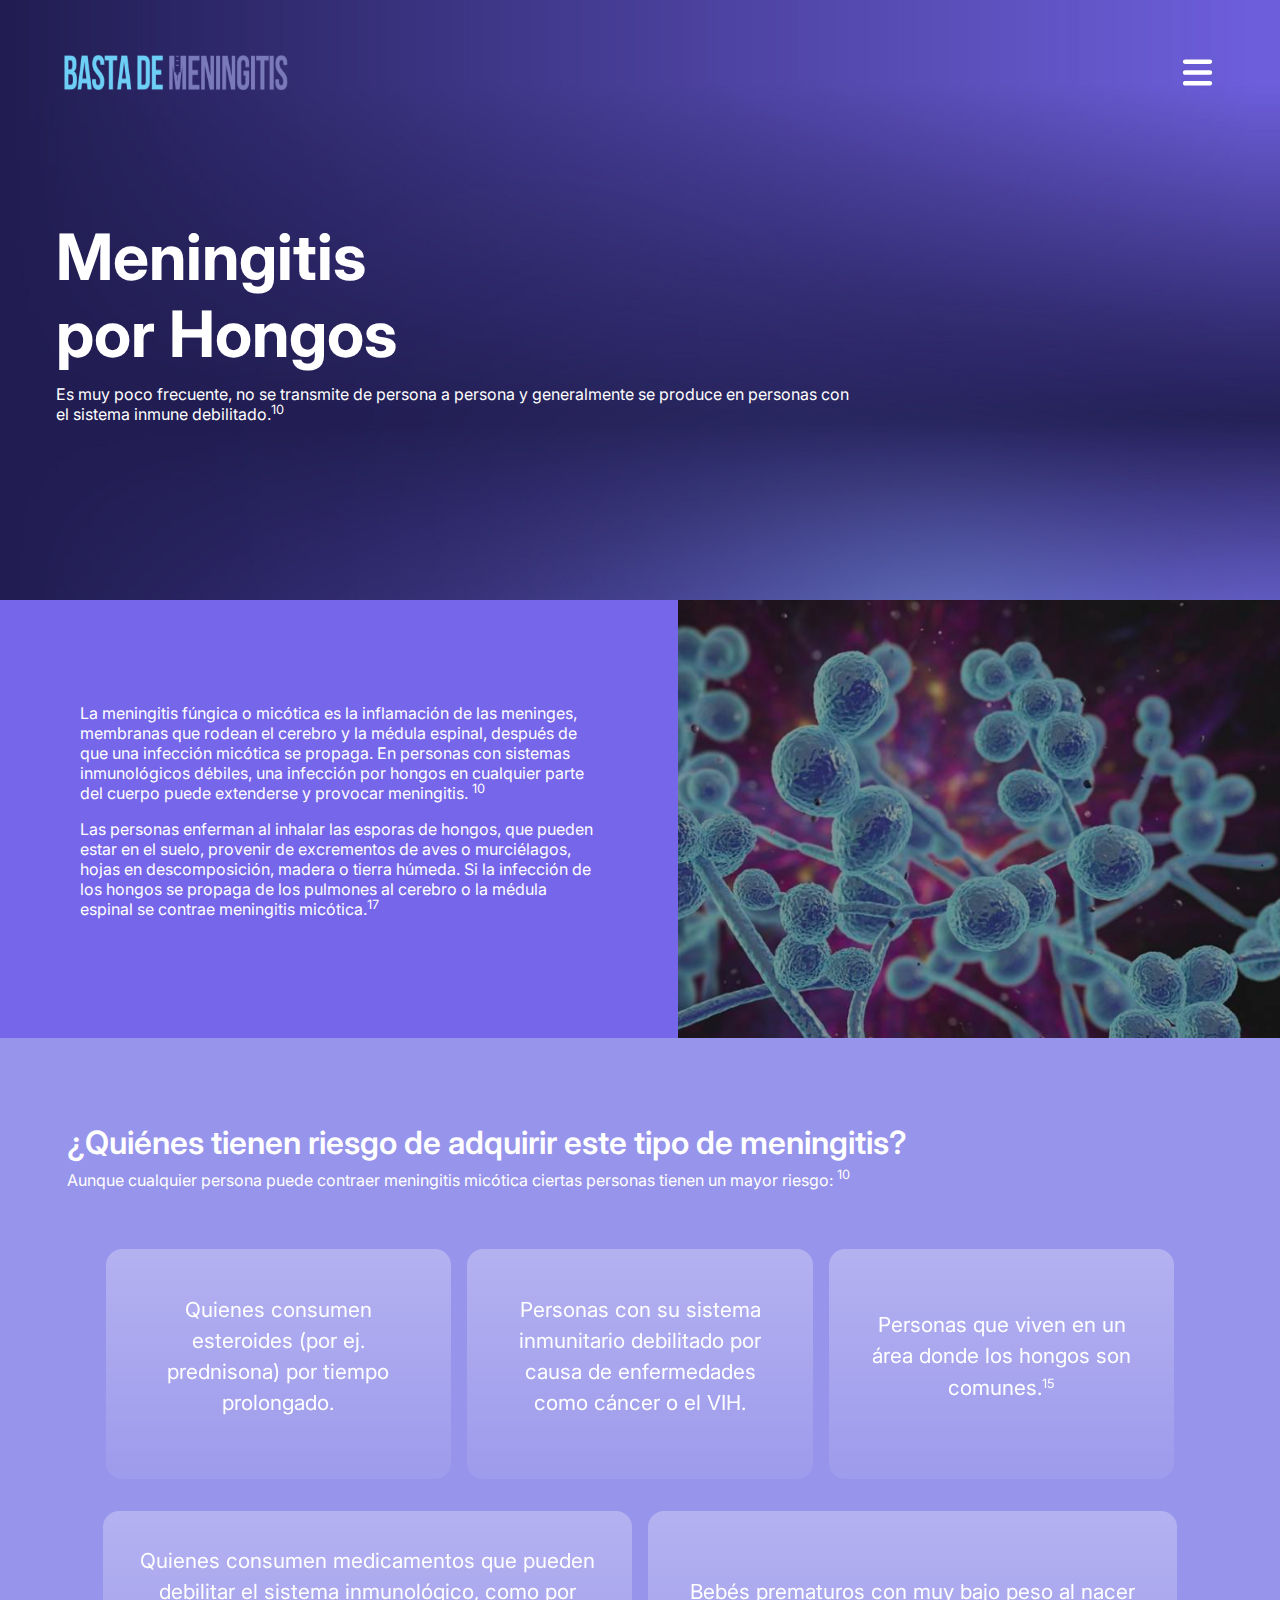
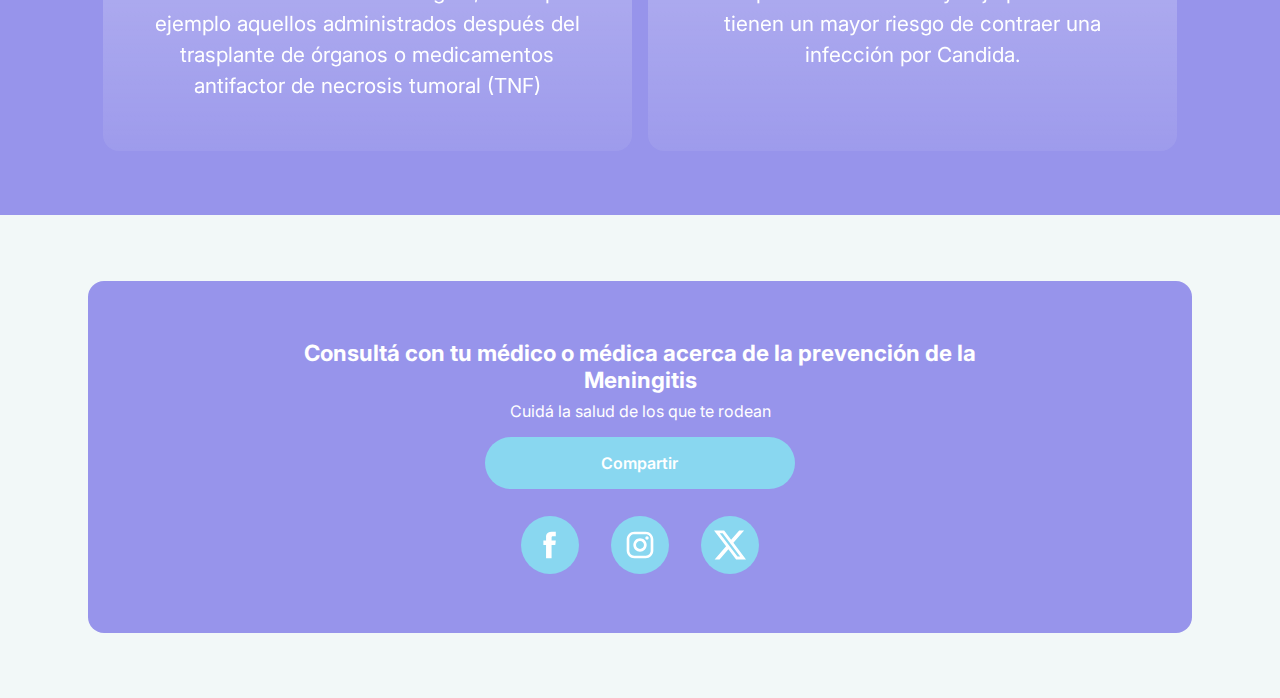
<file: meningitis-por-hongos.html>
<!DOCTYPE html>
<html lang="en">

<head>
    <meta charset="UTF-8">
    <meta name="viewport" content="width=device-width, initial-scale=1.0">
    <title>BDM - Meningitis por Hongos</title>
    <!-- TIPOGRAFIA -->
    <link href="https://fonts.googleapis.com/css2?family=Inter:wght@100..900&display=swap" rel="stylesheet">
    <!-- BOOTSTRAP -->
    <link href="https://cdn.jsdelivr.net/npm/bootstrap@5.3.3/dist/css/bootstrap.min.css" rel="stylesheet"
        integrity="sha384-QWTKZyjpPEjISv5WaRU9OFeRpok6YctnYmDr5pNlyT2bRjXh0JMhjY6hW+ALEwIH" crossorigin="anonymous">
    <!-- CSS -->
    <link rel="stylesheet" href="./assets/css/reset.css">
    <link rel="stylesheet" href="./assets/css/common.css">
    <link rel="stylesheet" href="./assets/css/m-hongos-styles.css">
</head>

<body>
    <main class="main-container__meningitis__hongos">
        <header class="header__container header_virus">
            <nav class="navbar__container">
                <div class="navbar__container__menu">
                    <div class="navbar__container__logo">
                        <img src="./assets/images/logo_bdm.png" alt="logo">
                    </div>
                    <button class="hamburguer__button" type="button" data-bs-toggle="offcanvas"
                        data-bs-target="#offcanvasTop" aria-controls="offcanvasTop"><img src="./assets/svg/Group.svg"
                            alt="hamburguer"></button>
                </div>
                <div class="offcanvas offcanvas-top" tabindex="-1" id="offcanvasTop"
                    aria-labelledby="offcanvasTopLabel">
                    <div class="offcanvas-header">
                        <img src="./assets/images/logo_bdm.png" alt="logo" class="offcanvas-logo__bdm">
                        <button type="button" class="btn-close" data-bs-dismiss="offcanvas" aria-label="Close"></button>
                    </div>
                    <div class="offcanvas-body">
                        <div class="offcanvas-body__content">
                            <a href="./index.html">Home</a>
                        </div>
                        <div class="offcanvas-body__content">
                            <a href="./sintomas.html">Síntomas</a>
                        </div>
                        <div class="offcanvas-body__content">
                            <span class="accordion-toggle" id="causas-toggle">Causas</span>
                            <div class="causas__container" id="causas-content">
                                <div class="causas__container__item">
                                    <a href="./meningitis-bacteriana.html">Bacteriana</a>
                                </div>
                                <div class="causas__container__item">
                                    <a href="./meningitis-por-virus.html">Viral</a>
                                </div>
                                <div class="causas__container__item">
                                    <a href="./meningitis-por-hongos.html">Hongos</a>
                                </div>
                                <div class="causas__container__item">
                                    <a href="./meningitis-por-parasitos.html">Parásitos</a>
                                </div>
                                <div class="causas__container__item">
                                    <a href="./tipos.html">Todas las causas</a>
                                </div>
                            </div>
                        </div>
                        <div class="offcanvas-body__content">
                            <a href="./vacunas.html">Vacunación</a>
                        </div>
                    </div>
                </div>
                </div>
            </nav>
            <div class="header__container__text">
                <h1>Meningitis <br>
                    por Hongos</h1>
                <p>Es muy poco frecuente, no se transmite de persona a persona y generalmente se produce en personas con
                    el sistema inmune debilitado.<sup>10</sup></p>

            </div>
        </header>
        <section class="container__meningitis m-hongos">
            <div class="first__section__container_hongos">
                <div class="first__section__content__text">
                    <p>La meningitis fúngica o micótica es la inflamación de las meninges, membranas que rodean el
                        cerebro y la médula espinal, después de que una infección micótica se propaga. En personas con
                        sistemas inmunológicos débiles, una infección por hongos en cualquier parte del cuerpo puede
                        extenderse y provocar meningitis. <sup>10</sup></p>
                    <p>Las personas enferman al inhalar las esporas de hongos, que pueden estar en el suelo, provenir
                        de excrementos de aves o murciélagos, hojas en descomposición, madera o tierra húmeda. Si la
                        infección de los hongos se propaga de los pulmones al cerebro o la médula espinal se contrae
                        meningitis micótica.<sup>17</sup></p>
                </div>
                <div class="first__section__content__image">
                    <img src="./assets/images/image 10.png" alt="meningitis-por-hongos">
                </div>
            </div>
            <div class="second__section__container__hongos">
                <div class="second__section__content__title">
                    <h2>¿Quiénes tienen riesgo de adquirir este tipo de meningitis? </h2>
                    <p>Aunque cualquier persona puede contraer meningitis micótica ciertas personas tienen un mayor
                        riesgo: <sup>10</sup></p>
                </div>
                <div class="second__section__content__cards container-fluid text-center">
                    <div class="row justify-content-center">
                        <div class="col-sm-12 col-md-4 second__section__card">
                            <p>
                                Quienes consumen esteroides (por ej. prednisona) por tiempo prolongado.
                            </p>
                        </div>
                        <div class="col-sm-12 col-md-4 second__section__card">
                            <p>
                                Personas con su sistema inmunitario debilitado por causa de enfermedades como cáncer o
                                el VIH.
                            </p>
                        </div>
                        <div class="col-sm-12 col-md-4 second__section__card">
                            <p>
                                Personas que viven en un área donde los hongos son comunes.<sup>15</sup>
                            </p>
                        </div>
                    </div>
                    <div class="row justify-content-center">
                        <div class="col-sm-12 col-md-5 second__section__card last__cards">
                            <p>
                                Quienes consumen medicamentos que pueden debilitar el sistema inmunológico, como por
                                ejemplo aquellos administrados después del trasplante de órganos o medicamentos
                                antifactor de necrosis tumoral (TNF)
                            </p>
                        </div>
                        <div class="col-sm-12 col-md-5 second__section__card last__cards">
                            <p>
                                Bebés prematuros con muy bajo peso al nacer tienen un mayor riesgo de contraer una
                                infección por Candida.
                            </p>
                        </div>
                    </div>
                </div>



        </section>
        <footer class="footer__container">
            <div class="first__content__footer">
                <div class="footer__container__content__redes">
                    <div class="footer__content__redes__title">
                        <h4>Consultá con tu médico o médica acerca de la prevención de la Meningitis</h4>
                        <p>Cuidá la salud de los que te rodean</p>
                    </div>
                    <div class="footer__content__redes__icons">
                        <div class="footer__content__redes__btn_compartir">
                            <p>Compartir</p>
                        </div>
                        <div class="footer__content__redes__icons__container">
                            <div class="icon__redes">
                                <a href="#">
                                    <img src="./assets/svg/jam_facebook.svg" alt="Facebook icon">
                                </a>
                            </div>
                            <div class="icon__redes">
                                <a href="#">
                                    <img src="./assets/svg/mdi_instagram.svg" alt="Instagram icon">
                                </a>
                            </div>
                            <div class="icon__redes">
                                <a href="#">
                                    <img src="./assets/svg/x-icon.svg" alt="X icon">
                                </a>
                            </div>
                        </div>
                    </div>
                </div>
            </div>
        </footer>
    </main>
    <script src="https://cdn.jsdelivr.net/npm/bootstrap@5.3.3/dist/js/bootstrap.bundle.min.js"
        integrity="sha384-YvpcrYf0tY3lHB60NNkmXc5s9fDVZLESaAA55NDzOxhy9GkcIdslK1eN7N6jIeHz"
        crossorigin="anonymous"></script>
    <script src="../assets/js/index.js"></script>
</body>

</html>
</file>
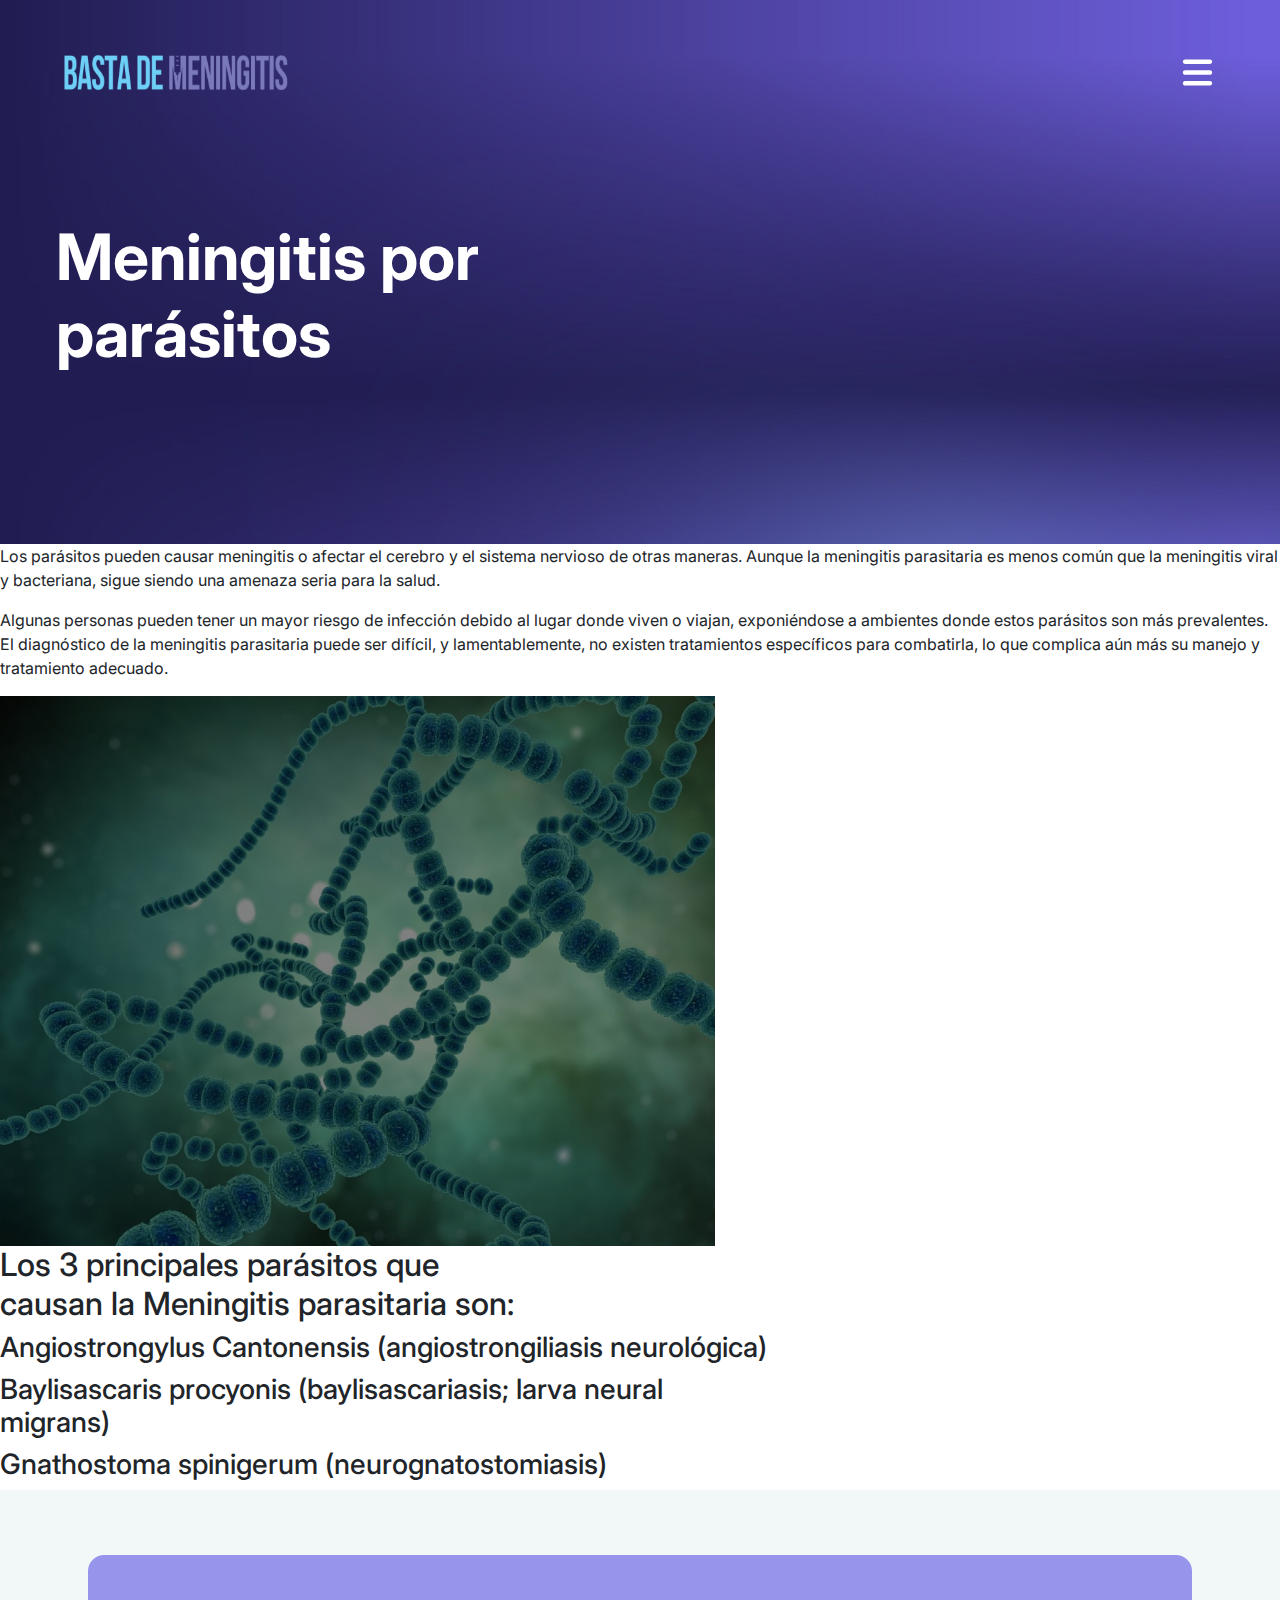
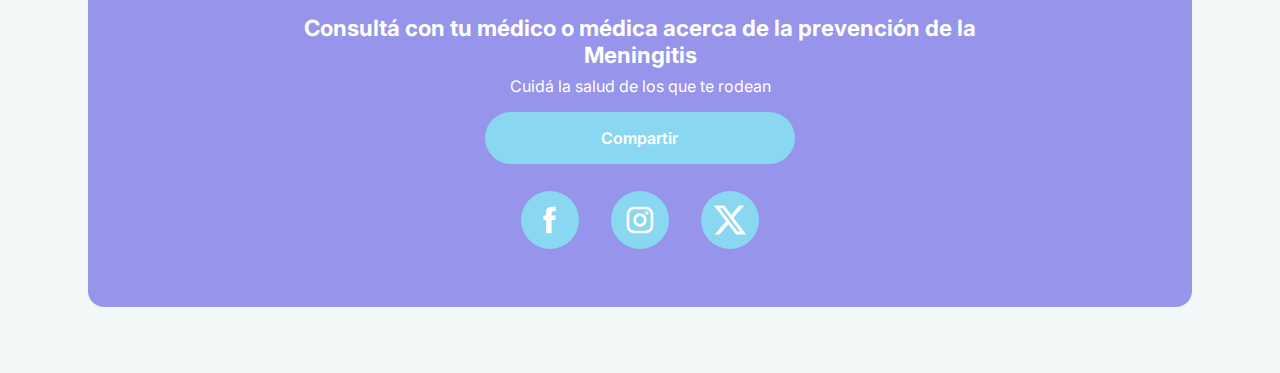
<file: meningitis-por-parasitos.html>
<!DOCTYPE html>
<html lang="en">

<head>
    <meta charset="UTF-8">
    <meta name="viewport" content="width=device-width, initial-scale=1.0">
    <title>BDM - Meningitis por Parásitos</title>
    <!-- TIPOGRAFIA -->
    <link href="https://fonts.googleapis.com/css2?family=Inter:wght@100..900&display=swap" rel="stylesheet">
    <!-- BOOTSTRAP -->
    <link href="https://cdn.jsdelivr.net/npm/bootstrap@5.3.3/dist/css/bootstrap.min.css" rel="stylesheet"
        integrity="sha384-QWTKZyjpPEjISv5WaRU9OFeRpok6YctnYmDr5pNlyT2bRjXh0JMhjY6hW+ALEwIH" crossorigin="anonymous">
    <!-- CSS -->
    <link rel="stylesheet" href="./assets/css/reset.css">
    <link rel="stylesheet" href="./assets/css/common.css">
    <link rel="stylesheet" href="./assets/css/m-parasitos-styles.css">
</head>

<body>
    <main class="main-container__meningitis">
        <header class="header__container header_m-parasitos">
            <nav class="navbar__container">
                <div class="navbar__container__menu">
                    <div class="navbar__container__logo">
                        <img src="./assets/images/logo_bdm.png" alt="logo">
                    </div>
                    <button class="hamburguer__button" type="button" data-bs-toggle="offcanvas"
                        data-bs-target="#offcanvasTop" aria-controls="offcanvasTop"><img src="./assets/svg/Group.svg"
                            alt="hamburguer"></button>
                </div>
                <div class="offcanvas offcanvas-top" tabindex="-1" id="offcanvasTop"
                    aria-labelledby="offcanvasTopLabel">
                    <div class="offcanvas-header">
                        <img src="./assets/images/logo_bdm.png" alt="logo" class="offcanvas-logo__bdm">
                        <button type="button" class="btn-close" data-bs-dismiss="offcanvas" aria-label="Close"></button>
                    </div>
                    <div class="offcanvas-body">
                        <div class="offcanvas-body__content">
                            <a href="./index.html">Home</a>
                        </div>
                        <div class="offcanvas-body__content">
                            <a href="./sintomas.html">Síntomas</a>
                        </div>
                        <div class="offcanvas-body__content">
                            <span class="accordion-toggle" id="causas-toggle">Causas</span>
                            <div class="causas__container" id="causas-content">
                                <div class="causas__container__item">
                                    <a href="./meningitis-bacteriana.html">Bacteriana</a>
                                </div>
                                <div class="causas__container__item">
                                    <a href="./meningitis-por-virus.html">Viral</a>
                                </div>
                                <div class="causas__container__item">
                                    <a href="./meningitis-por-hongos.html">Hongos</a>
                                </div>
                                <div class="causas__container__item">
                                    <a href="./meningitis-por-parasitos.html">Parásitos</a>
                                </div>
                                <div class="causas__container__item">
                                    <a href="./tipos.html">Todas las causas</a>
                                </div>
                            </div>
                        </div>
                        <div class="offcanvas-body__content">
                            <a href="./vacunas.html">Vacunación</a>
                        </div>
                    </div>
                </div>
            </nav>
            <div class="header__container__text">
                <h1>Meningitis por <br>
                    parásitos</h1>
            </div>
        </header>
        <section class="container__meningitis">
            <div class="first__section__container_parasitos">
                <div class="first__section__content__text">
                    <p>Los parásitos pueden causar meningitis o afectar el cerebro y el sistema nervioso de otras
                        maneras. Aunque la meningitis parasitaria es menos común que la meningitis viral y bacteriana,
                        sigue siendo una amenaza seria para la salud.</p>
                    <p>Algunas personas pueden tener un mayor riesgo de infección debido al lugar donde viven o viajan,
                        exponiéndose a ambientes donde estos parásitos son más prevalentes. El diagnóstico de la
                        meningitis parasitaria puede ser difícil, y lamentablemente, no existen tratamientos específicos
                        para combatirla, lo que complica aún más su manejo y tratamiento adecuado.</p>
                </div>
                <div class="first__section__content__image">
                    <img src="./assets/images/meningitis-por-parasito.png" alt="meningitis-por-parasito">
                </div>
            </div>
            <div class="second__section__container__parasitos">
                <div class="second__section__content__title">
                    <h2>Los 3 principales parásitos que<br> causan la Meningitis parasitaria son: </h2>
                </div>
                <div class="second__section__content__container__cards">
                    <div class="second__section__card">
                        <h3>Angiostrongylus Cantonensis
                            <span>(angiostrongiliasis neurológica)</span>
                        </h3>
                    </div>
                    <div class="second__section__card">
                        <h3>Baylisascaris procyonis
                            <span>(baylisascariasis; larva neural <br> migrans)</span>
                        </h3>
                    </div>
                    <div class="second__section__card">
                        <h3>Gnathostoma spinigerum
                            <span>(neurognatostomiasis)</span>
                        </h3>
                    </div>
                </div>
            </div>
        </section>
        <footer class="footer__container">
            <div class="first__content__footer">
                <div class="footer__container__content__redes">
                    <div class="footer__content__redes__title">
                        <h4>Consultá con tu médico o médica acerca de la prevención de la Meningitis</h4>
                        <p>Cuidá la salud de los que te rodean</p>
                    </div>
                    <div class="footer__content__redes__icons">
                        <div class="footer__content__redes__btn_compartir">
                            <p>Compartir</p>
                        </div>
                        <div class="footer__content__redes__icons__container">
                            <div class="icon__redes">
                                <a href="#">
                                    <img src="./assets/svg/jam_facebook.svg" alt="Facebook icon">
                                </a>
                            </div>
                            <div class="icon__redes">
                                <a href="#">
                                    <img src="./assets/svg/mdi_instagram.svg" alt="Instagram icon">
                                </a>
                            </div>
                            <div class="icon__redes">
                                <a href="#">
                                    <img src="./assets/svg/x-icon.svg" alt="X icon">
                                </a>
                            </div>
                        </div>
                    </div>
                </div>
            </div>
        </footer>
    </main>





    <script src="https://cdn.jsdelivr.net/npm/bootstrap@5.3.3/dist/js/bootstrap.bundle.min.js"
        integrity="sha384-YvpcrYf0tY3lHB60NNkmXc5s9fDVZLESaAA55NDzOxhy9GkcIdslK1eN7N6jIeHz"
        crossorigin="anonymous"></script>
    <script src="../assets/js/index.js"></script>
</body>

</html>
</file>
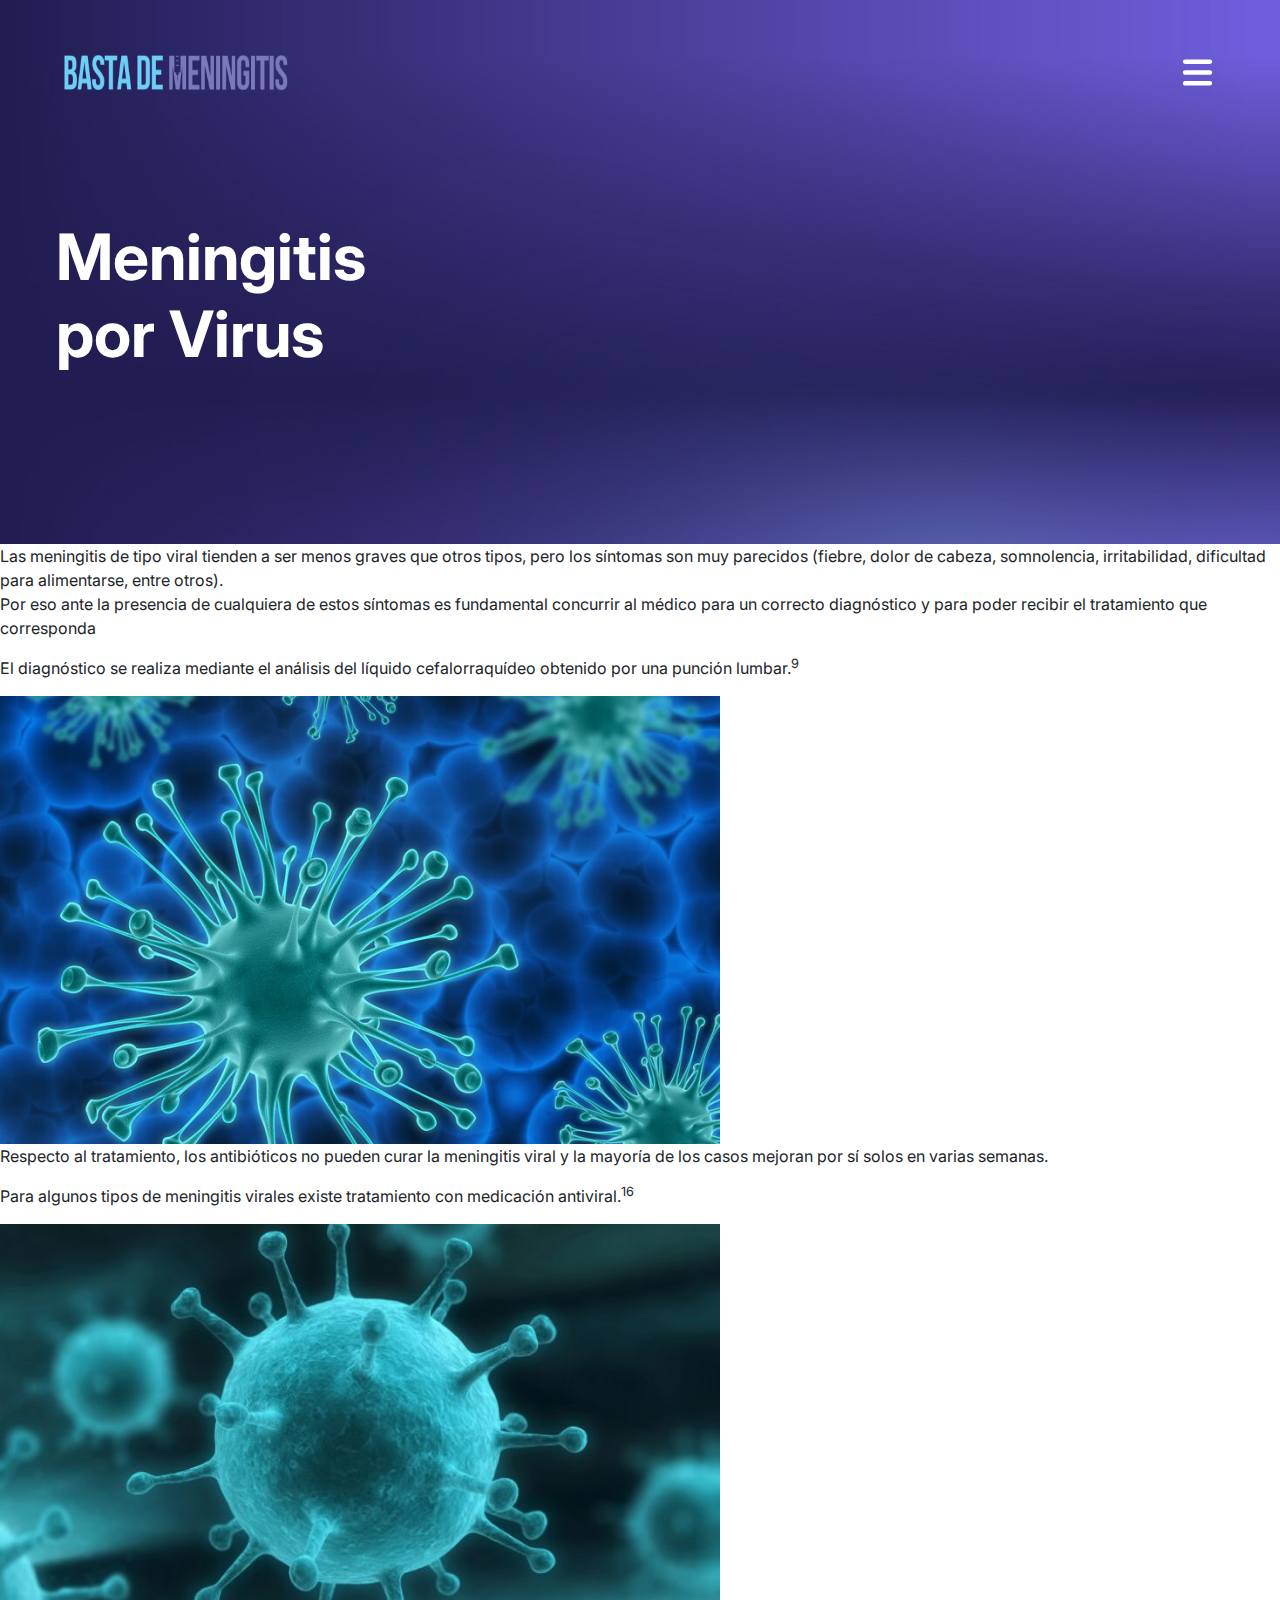
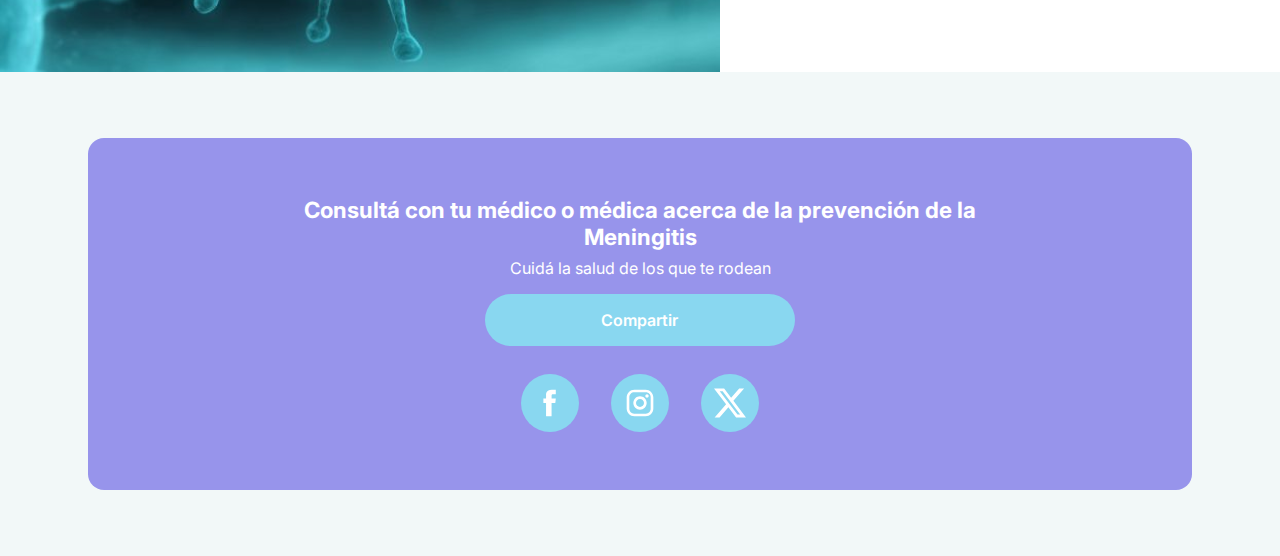
<file: meningitis-por-virus.html>
<!DOCTYPE html>
<html lang="en">

<head>
    <meta charset="UTF-8">
    <meta name="viewport" content="width=device-width, initial-scale=1.0">
    <title>BDM - Meningitis por Virus</title>
    <!-- TIPOGRAFIA -->
    <link href="https://fonts.googleapis.com/css2?family=Inter:wght@100..900&display=swap" rel="stylesheet">
    <!-- BOOTSTRAP -->
    <link href="https://cdn.jsdelivr.net/npm/bootstrap@5.3.3/dist/css/bootstrap.min.css" rel="stylesheet"
        integrity="sha384-QWTKZyjpPEjISv5WaRU9OFeRpok6YctnYmDr5pNlyT2bRjXh0JMhjY6hW+ALEwIH" crossorigin="anonymous">
    <link rel="stylesheet" href="./assets/css/reset.css">
    <link rel="stylesheet" href="./assets/css/common.css">
    <link rel="stylesheet" href="./assets/css/m-virus-styles.css">
</head>

<body>
    <main class="main-container__sintomas__virus">
        <header class="header__container header_virus">
            <nav class="navbar__container">
                <div class="navbar__container__menu">
                    <div class="navbar__container__logo">
                        <img src="./assets/images/logo_bdm.png" alt="logo">
                    </div>
                    <button class="hamburguer__button" type="button" data-bs-toggle="offcanvas"
                        data-bs-target="#offcanvasTop" aria-controls="offcanvasTop"><img src="./assets/svg/Group.svg"
                            alt="hamburguer"></button>
                </div>
                <div class="offcanvas offcanvas-top" tabindex="-1" id="offcanvasTop"
                    aria-labelledby="offcanvasTopLabel">
                    <div class="offcanvas-header">
                        <img src="./assets/images/logo_bdm.png" alt="logo" class="offcanvas-logo__bdm">
                        <button type="button" class="btn-close" data-bs-dismiss="offcanvas" aria-label="Close"></button>
                    </div>
                    <div class="offcanvas-body">
                        <div class="offcanvas-body__content">
                            <a href="./index.html">Home</a>
                        </div>
                        <div class="offcanvas-body__content">
                            <a href="./sintomas.html">Síntomas</a>
                        </div>
                        <div class="offcanvas-body__content">
                            <span class="accordion-toggle" id="causas-toggle">Causas</span>
                            <div class="causas__container" id="causas-content">
                                <div class="causas__container__item">
                                    <a href="./meningitis-bacteriana.html">Bacteriana</a>
                                </div>
                                <div class="causas__container__item">
                                    <a href="./meningitis-por-virus.html">Viral</a>
                                </div>
                                <div class="causas__container__item">
                                    <a href="./meningitis-por-hongos.html">Hongos</a>
                                </div>
                                <div class="causas__container__item">
                                    <a href="./meningitis-por-parasitos.html">Parásitos</a>
                                </div>
                                <div class="causas__container__item">
                                    <a href="./tipos.html">Todas las causas</a>
                                </div>
                            </div>
                        </div>
                        <div class="offcanvas-body__content">
                            <a href="./vacunas.html">Vacunación</a>
                        </div>
                    </div>
                </div>
            </nav>
            <div class="header__container__text">
                <h1>Meningitis <br>
                    por Virus</h1>

            </div>
        </header>
        <section class="container__meningitis">
            <div class="first__section__container_virus">
                <div class="first__section__content__text">
                    <p>Las meningitis de tipo viral tienden a ser menos graves que otros tipos, pero los síntomas son
                        muy parecidos (fiebre, dolor de cabeza, somnolencia, irritabilidad, dificultad para alimentarse,
                        entre otros).<br>
                        Por eso ante la presencia de cualquiera de estos síntomas es fundamental concurrir
                        al médico para un correcto diagnóstico y para poder recibir el tratamiento que corresponda</p>
                    <p>El diagnóstico se realiza mediante el análisis del líquido cefalorraquídeo obtenido por una
                        punción lumbar.<sup>9</sup></p>
                </div>
                <div class="first__section__content__image">
                    <img src="./assets/images/imagen-final.png" alt="meningitis-por-virus">
                </div>
            </div>
            <div class="first__section__container_virus second__paragraph__container">
                <div class="first__section__content__text second__paragraph__content">
                    <p>Respecto al tratamiento, los antibióticos no pueden curar la meningitis viral y la mayoría de los
                        casos mejoran por sí solos en varias semanas.</p>
                    <p>Para algunos tipos de meningitis virales existe tratamiento con medicación antiviral.<sup>16</sup></p>
                </div>
                <div class="first__section__content__image second__paragraph__image">
                    <img src="./assets/images/meningitis-por-virus-2.png" alt="meningitis-por-virus">
                </div>  
            </div>
        </section>
        <footer class="footer__container">
            <div class="first__content__footer">
                <div class="footer__container__content__redes">
                    <div class="footer__content__redes__title">
                        <h4>Consultá con tu médico o médica acerca de la prevención de la Meningitis</h4>
                        <p>Cuidá la salud de los que te rodean</p>
                    </div>
                    <div class="footer__content__redes__icons">
                        <div class="footer__content__redes__btn_compartir">
                            <p>Compartir</p>
                        </div>
                        <div class="footer__content__redes__icons__container">
                            <div class="icon__redes">
                                <a href="#">
                                    <img src="./assets/svg/jam_facebook.svg" alt="Facebook icon">
                                </a>
                            </div>
                            <div class="icon__redes">
                                <a href="#">
                                    <img src="./assets/svg/mdi_instagram.svg" alt="Instagram icon">
                                </a>
                            </div>
                            <div class="icon__redes">
                                <a href="#">
                                    <img src="./assets/svg/x-icon.svg" alt="X icon">
                                </a>
                            </div>
                        </div>
                    </div>
                </div>
            </div>
        </footer>


        <script src="https://cdn.jsdelivr.net/npm/bootstrap@5.3.3/dist/js/bootstrap.bundle.min.js"
            integrity="sha384-YvpcrYf0tY3lHB60NNkmXc5s9fDVZLESaAA55NDzOxhy9GkcIdslK1eN7N6jIeHz"
            crossorigin="anonymous"></script>
        <script src="../assets/js/index.js"></script>
    </main>
</body>

</html>
</file>
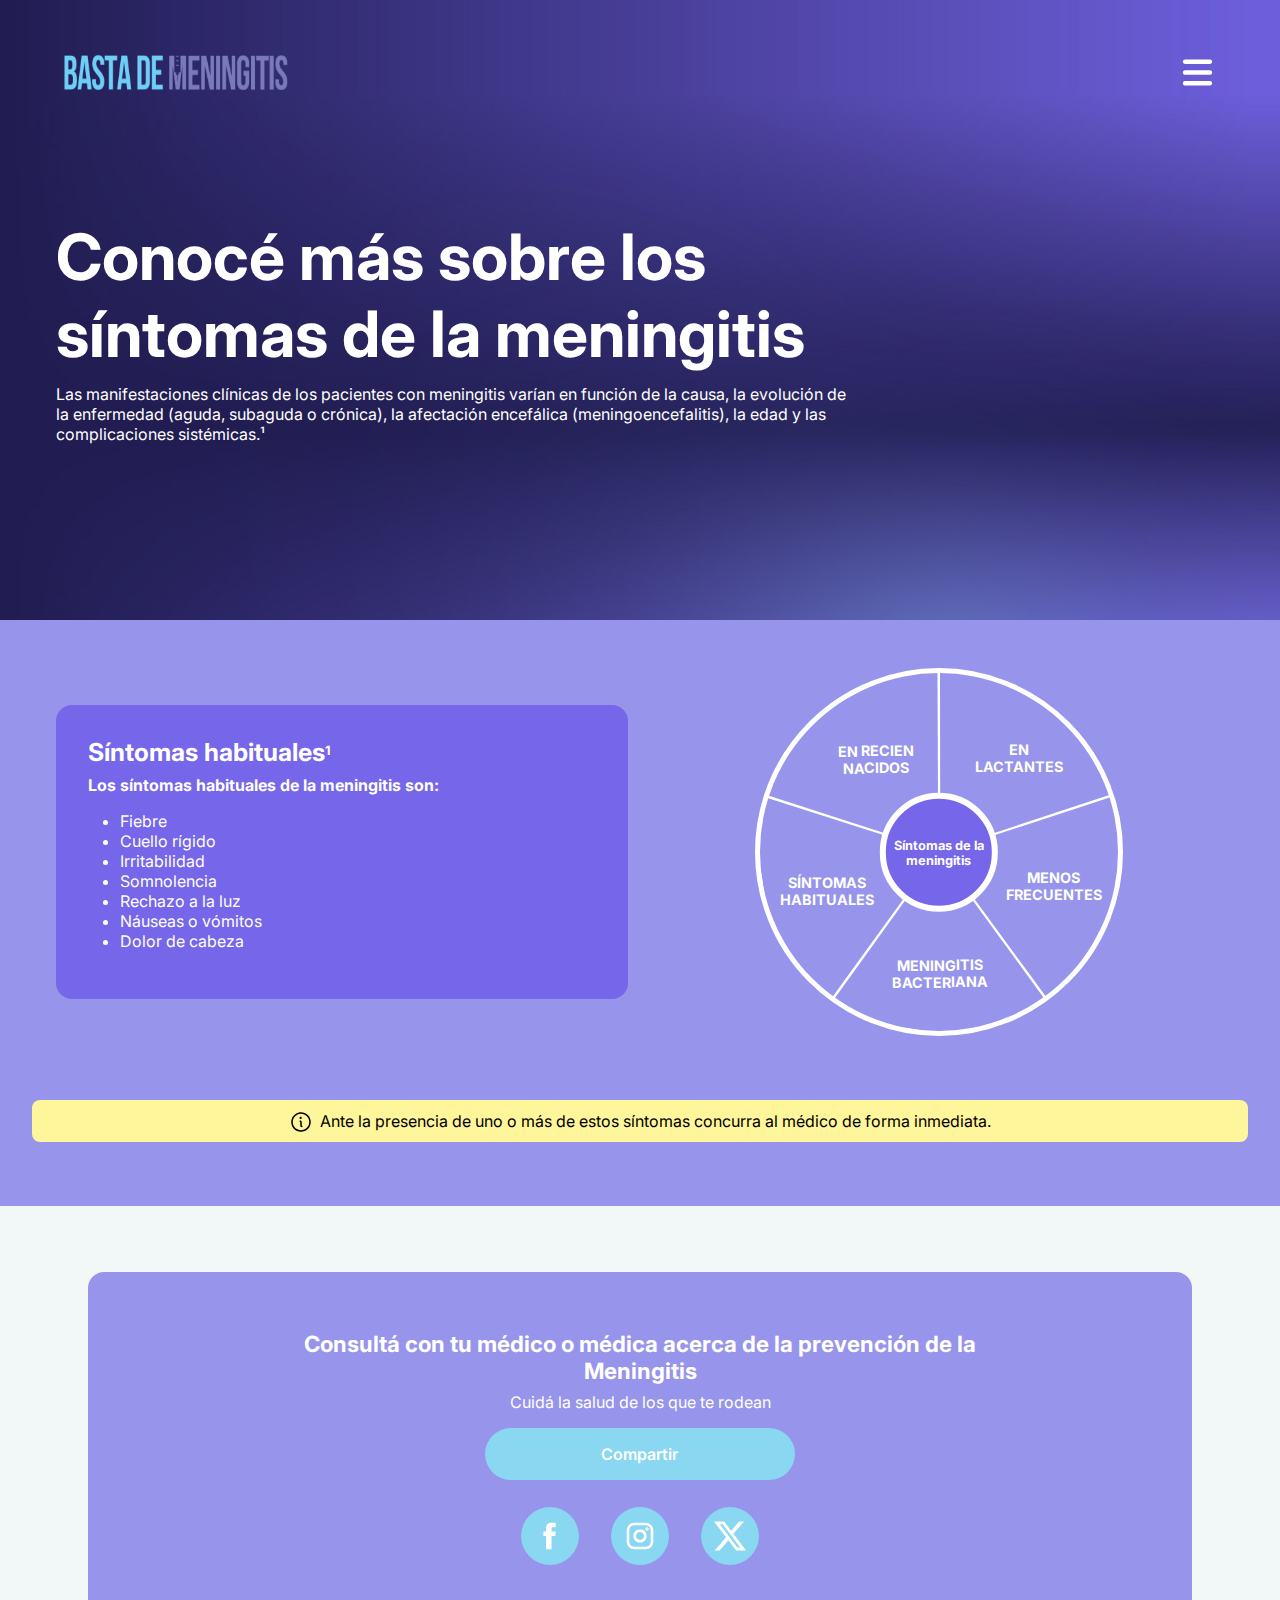
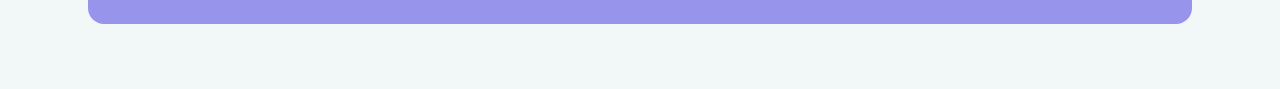
<file: sintomas.html>
<!DOCTYPE html>
<html lang="en">

<head>
    <meta charset="UTF-8">
    <meta name="viewport" content="width=device-width, initial-scale=1.0">
    <title>BDM - SINTOMAS</title>
    <!-- TIPOGRAFIA -->
    <link href="https://fonts.googleapis.com/css2?family=Inter:wght@100..900&display=swap" rel="stylesheet">
    <!-- BOOTSTRAP -->
    <link href="https://cdn.jsdelivr.net/npm/bootstrap@5.3.3/dist/css/bootstrap.min.css" rel="stylesheet"
        integrity="sha384-QWTKZyjpPEjISv5WaRU9OFeRpok6YctnYmDr5pNlyT2bRjXh0JMhjY6hW+ALEwIH" crossorigin="anonymous">
    <!-- CSS -->

    <link rel="stylesheet" href="../assets/css/reset.css">
    <link rel="stylesheet" href="../assets/css/common.css">
    <link rel="stylesheet" href="../assets/css/sintomas-styles.css">

</head>

<body>
    <main class="main-container__sintomas">
        <header class="header__container header_sintomas">
            <nav class="navbar__container">
                <div class="navbar__container__menu">
                    <div class="navbar__container__logo">
                        <img src="./assets/images/logo_bdm.png" alt="logo">
                    </div>
                    <button class="hamburguer__button" type="button" data-bs-toggle="offcanvas"
                        data-bs-target="#offcanvasTop" aria-controls="offcanvasTop"><img src="./assets/svg/Group.svg"
                            alt="hamburguer"></button>
                </div>
                <div class="offcanvas offcanvas-top" tabindex="-1" id="offcanvasTop"
                    aria-labelledby="offcanvasTopLabel">
                    <div class="offcanvas-header">
                        <img src="./assets/images/logo_bdm.png" alt="logo" class="offcanvas-logo__bdm">
                        <button type="button" class="btn-close" data-bs-dismiss="offcanvas" aria-label="Close"></button>
                    </div>
                    <div class="offcanvas-body">
                        <div class="offcanvas-body__content">
                            <a href="./index.html">Home</a>
                        </div>
                        <div class="offcanvas-body__content">
                            <a href="./sintomas.html">Síntomas</a>
                        </div>
                        <div class="offcanvas-body__content">
                            <span class="accordion-toggle" id="causas-toggle">Causas</span>
                            <div class="causas__container" id="causas-content">
                                <div class="causas__container__item">
                                    <a href="./meningitis-bacteriana.html">Bacteriana</a>
                                </div>
                                <div class="causas__container__item">
                                    <a href="./meningitis-por-virus.html">Viral</a>
                                </div>
                                <div class="causas__container__item">
                                    <a href="./meningitis-por-hongos.html">Hongos</a>
                                </div>
                                <div class="causas__container__item">
                                    <a href="./meningitis-por-parasitos.html">Parásitos</a>
                                </div>
                                <div class="causas__container__item">
                                    <a href="./tipos.html">Todas las causas</a>
                                </div>
                            </div>
                        </div>
                        <div class="offcanvas-body__content">
                            <a href="./vacunas.html">Vacunación</a>
                        </div>
                    </div>
                </div>
            </nav>
            <div class="header__container__text">
                <h1>Conocé más sobre los <br>
                    síntomas de la meningitis</h1>
                <p>Las manifestaciones clínicas de los pacientes con meningitis varían en función de la causa, la
                    evolución de la enfermedad (aguda, subaguda o crónica), la afectación encefálica
                    (meningoencefalitis), la edad y las complicaciones sistémicas.¹</p>
            </div>
        </header>
        <section class="container__sintomas">
            <div class="wrap__container__ruleta">
                <div class="descripcion__ruleta">
                    <div class="container__descripcion" id="sintomas_habituales">
                        <h2>Síntomas habituales<sup>1</sup></h2>
                        <p>Los síntomas habituales de la meningitis son: </p>
                        <ul>
                            <li>Fiebre</li>
                            <li>Cuello rígido</li>
                            <li>Irritabilidad</li>
                            <li>Somnolencia</li>
                            <li>Rechazo a la luz</li>
                            <li>Náuseas o vómitos</li>
                            <li>Dolor de cabeza</li>
                        </ul>
                    </div>
                    <div class="container__descripcion" id="meningitis_bacteriana">
                        <h2>Meningitis Bacteriana<sup>1</sup></h2>
                        <p>Las bacterias causantes de meningitis pueden provocar otros síntomas si infectan la sangre
                            del
                            torrente circulatorio, que pueden desembocar rápidamente en septicemia: </p>
                        <ul>
                            <li>Frío en manos y pies</li>
                            <li>Dolor muscular y articular</li>
                            <li>Respiración más rápida de lo habitual</li>
                            <li>Diarrea</li>
                            <li>Erupciones de la piel de color rojo o púrpura oscuro</li>
                        </ul>
                    </div>
                    <div class="container__descripcion" id="sintomas_menos_frecuentes">
                        <h1>Síntomas menos frecuentes<sup>1</sup></h1>
                        <p>Los síntomas menos frecuentes de la meningitis son:</p>
                        <ul>
                            <li>Convulsiones</li>
                            <li>Coma y deficiencias neurológicas (por ejemplo, pérdida de audición o visión, deterioro
                                cognitivo o debilidad de las extremidades).</li>
                        </ul>
                    </div>
                    <div class="container__descripcion" id="sintomas_en_lactas">
                        <h1>Síntomas en lactantes<sup>1</sup></h1>
                        <p>A veces, los lactantes presentan síntomas distintos de los adultos: </p>
                        <ul>
                            <li>Descenso de la actividad</li>
                            <li>Dificultades para despertarse</li>
                            <li>Irritabilidad y dificultad para calmarse</li>
                            <li>Alimentación deficiente</li>
                            <li>Rigidez o laxitud corporal</li>
                            <li>Un punto blando abultado en la parte superior de la cabeza (fontanela)</li>
                        </ul>
                    </div>
                    <div class="container__descripcion" id="sintomas_en_nacidos">
                        <h1>Síntomas en recién nacidos<sup>17</sup></h1>
                        <ul>
                            <li>Fiebre</li>
                            <li>Llanto constante</li>
                            <li>Somnolencia o irritabilidad excesivas</li>
                            <li>Dificultad para despertar del sueño</li>
                            <li>Lentitud o inactividad</li>
                            <li>No despertarse para comer</li>
                            <li>No comer bien</li>
                            <li>Vómitos</li>
                            <li>Tener la fontanela (parte superior de la cabeza del bebé) abultada<sup>9</sup></li>
                        </ul>
                    </div>
                </div>
                <div class="container__ruleta">
                    <div class="container__items__ruleta">
                        <div class="ruleta__item" id="nacidos"><span>EN RECIEN<br>NACIDOS</span></div>
                        <div class="ruleta__item" id="lactantes"><span>EN<br>LACTANTES</span></div>
                        <div class="ruleta__item" id="menos_frecuentes"><span>MENOS<br>FRECUENTES</span></div>
                        <div class="ruleta__item" id="bacteriana"><span>MENINGITIS<br>BACTERIANA</span></div>
                        <div class="ruleta__item" id="habituales"><span>SÍNTOMAS<br>HABITUALES</span></div>
                        <div class="ruleta__circulo__medio"><span>Síntomas de la meningitis</span></div>
                    </div>
                </div>
            </div>
            <div class="label__ruleta">
                <div class="label__ruleta__content">
                    <div class="label__ruleta__content__img">
                        <img src="./assets/svg/ph_info.svg" alt="info">
                    </div>
                    <span>Ante la presencia de uno o más de estos
                        síntomas concurra al médico de forma inmediata.</span>
                </div>
            </div>
        </section>
        <footer class="footer__container">
            <div class="first__content__footer">
                <div class="footer__container__content__redes">
                    <div class="footer__content__redes__title">
                        <h4>Consultá con tu médico o médica acerca de la prevención de la Meningitis</h4>
                        <p>Cuidá la salud de los que te rodean</p>
                    </div>
                    <div class="footer__content__redes__icons">
                        <div class="footer__content__redes__btn_compartir">
                            <p>Compartir</p>
                        </div>
                        <div class="footer__content__redes__icons__container">
                            <div class="icon__redes">
                                <a href="#">
                                    <img src="./assets/svg/jam_facebook.svg" alt="Facebook icon">
                                </a>
                            </div>
                            <div class="icon__redes">
                                <a href="#">
                                    <img src="./assets/svg/mdi_instagram.svg" alt="Instagram icon">
                                </a>
                            </div>
                            <div class="icon__redes">
                                <a href="#">
                                    <img src="./assets/svg/x-icon.svg" alt="X icon">
                                </a>
                            </div>
                        </div>
                    </div>
                </div>
            </div>
        </footer>


    </main>


    <script src="https://cdn.jsdelivr.net/npm/bootstrap@5.3.3/dist/js/bootstrap.bundle.min.js"
        integrity="sha384-YvpcrYf0tY3lHB60NNkmXc5s9fDVZLESaAA55NDzOxhy9GkcIdslK1eN7N6jIeHz"
        crossorigin="anonymous"></script>
    <script src="../assets/js/index.js"></script>
</body>

</html>
</file>
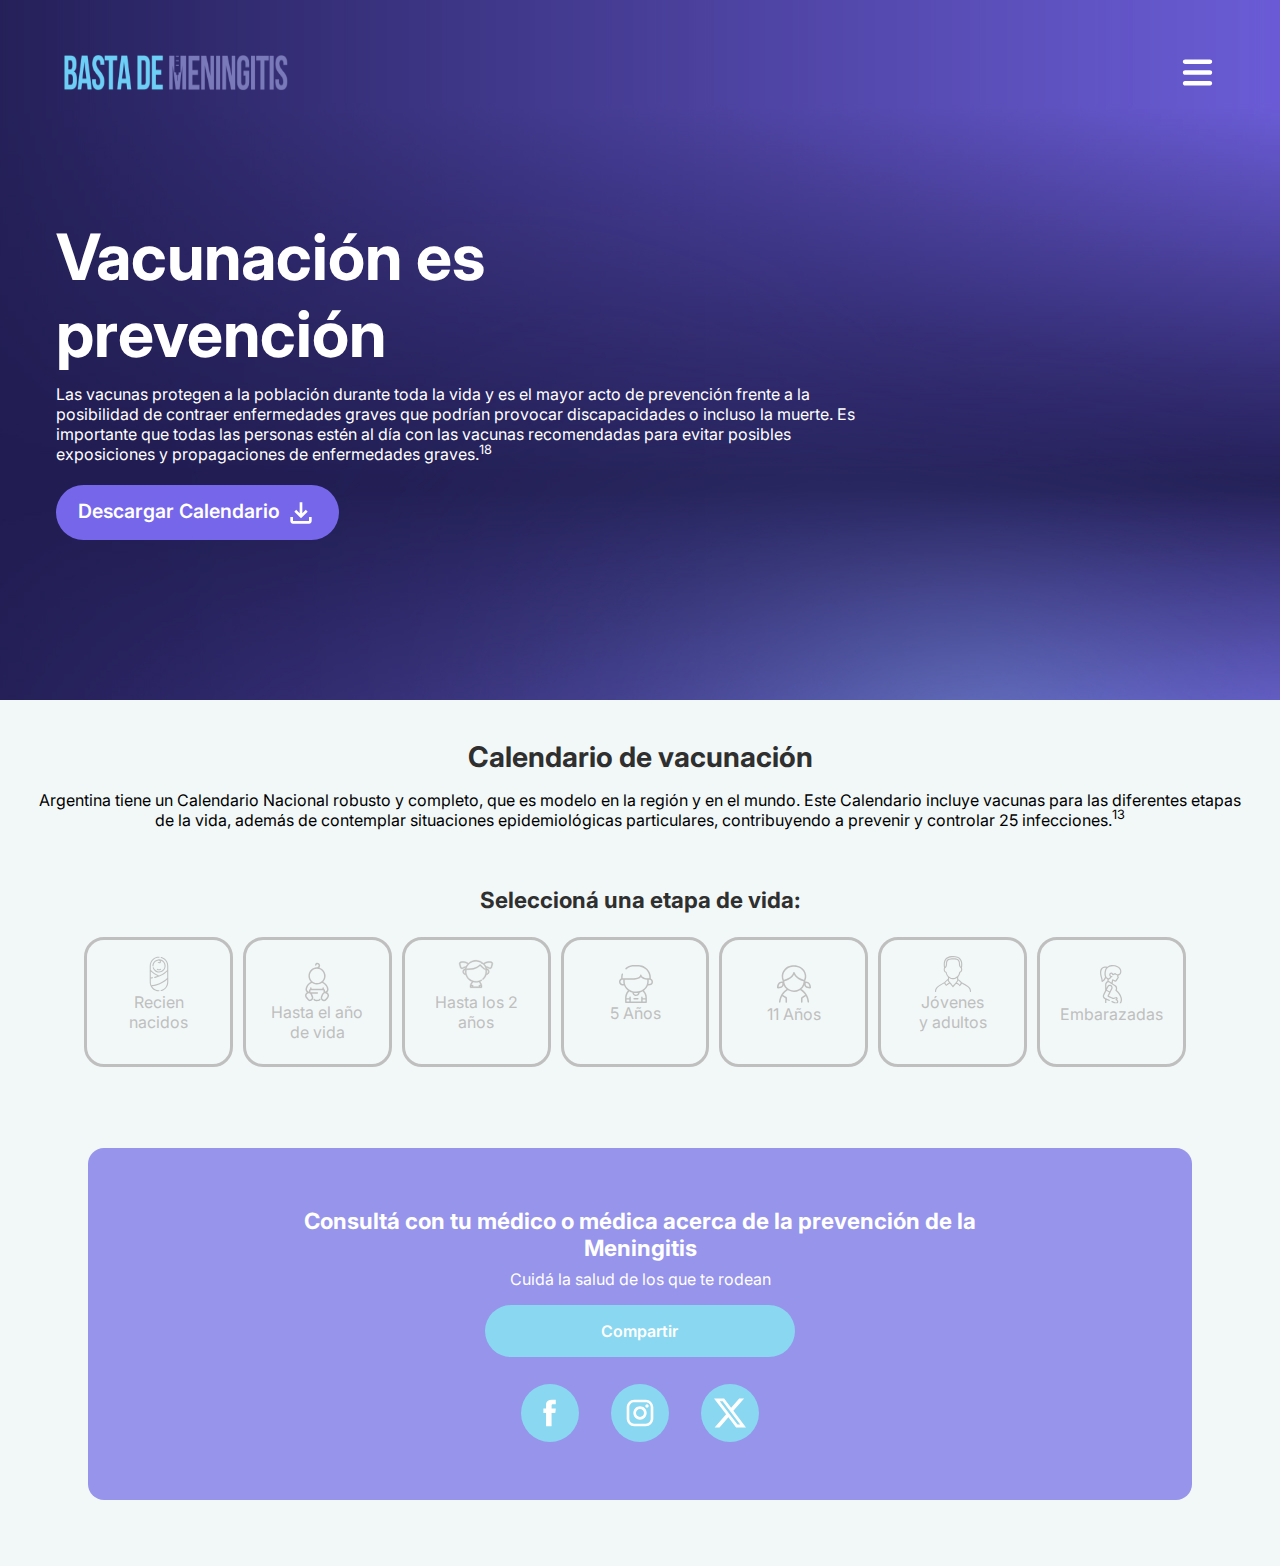
<file: vacunas.html>
<!DOCTYPE html>
<html lang="en">

<head>
    <meta charset="UTF-8">
    <meta name="viewport" content="width=device-width, initial-scale=1.0">
    <title>BDM - Vacunas</title>
    <!-- TIPOGRAFIA -->
    <link href="https://fonts.googleapis.com/css2?family=Inter:wght@100..900&display=swap" rel="stylesheet">
    <!-- BOOTSTRAP -->
    <link href="https://cdn.jsdelivr.net/npm/bootstrap@5.3.3/dist/css/bootstrap.min.css" rel="stylesheet"
        integrity="sha384-QWTKZyjpPEjISv5WaRU9OFeRpok6YctnYmDr5pNlyT2bRjXh0JMhjY6hW+ALEwIH" crossorigin="anonymous">
    <!-- CSS -->
    <link rel="stylesheet" href="./assets/css/reset.css">
    <link rel="stylesheet" href="./assets/css/common.css">
    <link rel="stylesheet" href="./assets/css/vacunas-styles.css">
</head>

<body>
    <main class="main-container__vacunas">
        <header class="header__container header_virus">
            <nav class="navbar__container">
                <div class="navbar__container__menu">
                    <div class="navbar__container__logo">
                        <img src="./assets/images/logo_bdm.png" alt="logo">
                    </div>
                    <button class="hamburguer__button" type="button" data-bs-toggle="offcanvas"
                        data-bs-target="#offcanvasTop" aria-controls="offcanvasTop"><img src="./assets/svg/Group.svg"
                            alt="hamburguer"></button>
                </div>
                <div class="offcanvas offcanvas-top" tabindex="-1" id="offcanvasTop"
                    aria-labelledby="offcanvasTopLabel">
                    <div class="offcanvas-header">
                        <img src="./assets/images/logo_bdm.png" alt="logo" class="offcanvas-logo__bdm">
                        <button type="button" class="btn-close" data-bs-dismiss="offcanvas" aria-label="Close"></button>
                    </div>
                    <div class="offcanvas-body">
                        <div class="offcanvas-body__content">
                            <a href="./index.html">Home</a>
                        </div>
                        <div class="offcanvas-body__content">
                            <a href="./sintomas.html">Síntomas</a>
                        </div>
                        <div class="offcanvas-body__content">
                            <span class="accordion-toggle" id="causas-toggle">Causas</span>
                            <div class="causas__container" id="causas-content">
                                <div class="causas__container__item">
                                    <a href="./meningitis-bacteriana.html">Bacteriana</a>
                                </div>
                                <div class="causas__container__item">
                                    <a href="./meningitis-por-virus.html">Viral</a>
                                </div>
                                <div class="causas__container__item">
                                    <a href="./meningitis-por-hongos.html">Hongos</a>
                                </div>
                                <div class="causas__container__item">
                                    <a href="./meningitis-por-parasitos.html">Parásitos</a>
                                </div>
                                <div class="causas__container__item">
                                    <a href="./tipos.html">Todas las causas</a>
                                </div>
                            </div>
                        </div>
                        <div class="offcanvas-body__content">
                            <a href="./vacunas.html">Vacunación</a>
                        </div>
                    </div>
                </div>
                </div>
            </nav>
            <div class="header__container__text">
                <h1>Vacunación
                    es <br> prevención</h1>
                <p>Las vacunas protegen a la población durante toda la vida y es el mayor acto de prevención frente a la
                    posibilidad de contraer enfermedades graves que podrían provocar discapacidades o incluso la muerte.
                    Es importante que todas las personas estén al día con las vacunas recomendadas para evitar posibles
                    exposiciones y propagaciones de enfermedades graves.<sup>18</sup></p>
                <div class="header__container__text__download">
                    <div class="button__download">
                        <span>Descargar Calendario <img src="./assets/svg/material-symbols_download.svg"
                                alt="Download Icon"></span>
                    </div>
                </div>
            </div>
        </header>
        <section class="container__vacunas">
            <div class="first__section__container_vacunas">
                <div class="first__section__first__content__title">
                    <h2>Calendario de vacunación</h2>
                    <p>Argentina tiene un Calendario Nacional robusto y completo, que es modelo en la región y en el
                        mundo. Este Calendario incluye vacunas para las diferentes etapas de la vida, además de
                        contemplar situaciones epidemiológicas particulares, contribuyendo a prevenir y controlar 25
                        infecciones.<sup>13</sup></p>
                </div>
                <div class="first__section__second__content__buttons">
                    <div class="first__section__title__buttons">
                        <h3>Seleccioná una etapa de vida:</h3>
                    </div>
                    <div class="first__section__buttons">
                        <div class="buttons__calendar" id="recien__nacidos">
                            <svg width="40" height="40" viewBox="0 0 40 40" fill="none"
                                xmlns="http://www.w3.org/2000/svg">
                                <path
                                    d="M29.0999 26.15C27.6799 27.46 26.1799 28.58 24.5799 29.57C22.2399 31.02 19.7099 32.03 17.0599 32.77C15.5299 33.2 13.9799 33.49 12.4099 33.68C12.1899 33.71 12.1999 33.71 12.3199 33.89C13.2799 35.35 14.5299 36.48 16.1199 37.21C17.1599 37.69 18.2499 38 19.3999 38.04C19.6099 38.05 19.8299 38.06 20.0399 38.09C20.3799 38.14 20.6099 38.41 20.5899 38.72C20.5699 39.03 20.2899 39.27 19.9399 39.28C19.2399 39.28 18.5599 39.19 17.8799 39.04C15.8999 38.63 14.1699 37.72 12.7599 36.28C11.1399 34.63 10.0999 32.67 9.76992 30.35C9.69992 29.82 9.66992 29.29 9.66992 28.75C9.66992 22.92 9.66992 17.09 9.66992 11.26C9.66992 9.66002 9.95992 8.12002 10.6599 6.67002C11.3999 5.13002 12.4399 3.84002 13.7999 2.79002C15.0799 1.80002 16.5099 1.21002 18.0799 0.890019C18.6699 0.770019 19.2699 0.730019 19.8599 0.700019C20.0999 0.690019 20.3299 0.750019 20.4699 0.960019C20.5999 1.15002 20.6399 1.35002 20.5299 1.56002C20.4199 1.77002 20.2499 1.87002 20.0199 1.89002C19.3999 1.93002 18.7799 1.94002 18.1699 2.06002C16.8599 2.33002 15.6799 2.89002 14.5999 3.67002C12.6699 5.07002 11.5399 6.99002 11.0299 9.29002C10.9299 9.75002 10.8899 10.23 10.8899 10.7C10.8899 12.25 10.8899 13.79 10.8799 15.34C10.8799 15.48 10.9299 15.58 11.0199 15.68C12.2799 16.99 13.6499 18.14 15.1899 19.12C16.5399 19.98 17.9299 20.77 19.3899 21.4C19.9999 21.68 19.9999 21.67 20.6199 21.4C22.3899 20.63 24.0799 19.69 25.6499 18.56C26.8399 17.71 27.9799 16.79 28.9799 15.7C29.0699 15.6 29.1199 15.5 29.1099 15.36C29.0999 13.85 29.1199 12.33 29.0999 10.82C29.0499 8.18002 28.0099 5.98002 26.0699 4.21002C25.0099 3.25002 23.7699 2.62002 22.3999 2.22002C22.2099 2.16002 22.0299 2.10002 21.9199 1.93002C21.7899 1.72002 21.7899 1.46002 21.9199 1.27002C22.0599 1.06002 22.3199 0.970019 22.5899 1.04002C22.8999 1.12002 23.2199 1.22002 23.5199 1.33002C25.8599 2.19002 27.6499 3.71002 28.9099 5.86002C29.8599 7.49002 30.3199 9.26002 30.3199 11.14C30.3199 17.03 30.3299 22.92 30.3199 28.81C30.3099 31.75 29.2899 34.29 27.1899 36.37C26.5299 37.02 25.7699 37.53 24.9699 37.99C24.2699 38.39 23.5199 38.65 22.7599 38.89C22.6699 38.92 22.5799 38.94 22.4899 38.95C22.1599 39 21.9099 38.84 21.8299 38.52C21.7499 38.23 21.8899 37.95 22.1999 37.84C22.5199 37.72 22.8499 37.63 23.1599 37.51C25.2099 36.73 26.8299 35.42 27.9099 33.5C28.6999 32.11 29.1099 30.6 29.0999 28.99C29.0999 28.12 29.0999 27.24 29.0999 26.37C29.0999 26.31 29.0999 26.25 29.0999 26.15ZM18.3999 22.26C15.6199 21 13.1399 19.35 10.8999 17.28C10.8899 17.35 10.8899 17.37 10.8899 17.4C10.8899 19.47 10.8899 21.55 10.8899 23.62C10.8899 23.77 10.9399 23.78 11.0699 23.77C11.6499 23.71 12.2199 23.65 12.7999 23.6C13.1799 23.57 13.4399 23.8 13.4799 24.15C13.5099 24.43 13.2899 24.7 12.9399 24.76C12.3299 24.87 11.7199 24.95 11.0999 24.96C10.9299 24.96 10.8899 25.01 10.8899 25.17C10.8999 26.39 10.9099 27.61 10.8899 28.83C10.8699 30.07 11.0899 31.25 11.5599 32.4C11.6199 32.54 11.6899 32.58 11.8299 32.56C12.4199 32.47 13.0199 32.41 13.6099 32.31C15.9499 31.93 18.2199 31.29 20.3899 30.34C22.8699 29.26 25.1999 27.92 27.2699 26.15C27.8699 25.63 28.4799 25.13 29.0199 24.54C29.0899 24.46 29.1299 24.39 29.1299 24.28C29.1299 22.03 29.1299 19.77 29.1199 17.52C29.1199 17.46 29.1499 17.39 29.0799 17.33C28.3999 17.97 27.6899 18.58 26.9399 19.13C25.9499 19.86 24.9299 20.55 23.8599 21.16C21.4999 22.5 18.9899 23.45 16.3699 24.11C15.9699 24.21 15.5599 24.34 15.1399 24.37C14.8499 24.39 14.6299 24.2 14.5699 23.94C14.5099 23.65 14.6299 23.38 14.9099 23.27C15.0099 23.23 15.1199 23.19 15.2299 23.17C15.9399 23.03 16.6399 22.84 17.3299 22.63C17.6799 22.52 18.0399 22.42 18.3999 22.26Z"
                                    fill="#BFBFBF" />
                                <path
                                    d="M21.87 5.25006C22.01 5.50006 22.11 5.73006 22.16 5.99006C22.33 6.90006 21.63 7.92005 20.69 8.11005C19.97 8.26006 19.35 8.02006 18.78 7.62006C18.52 7.44006 18.48 7.10006 18.64 6.85006C18.8 6.60006 19.11 6.51006 19.4 6.65006C19.61 6.75006 19.8 6.89006 20.04 6.93006C20.28 6.97006 20.52 6.98006 20.72 6.80006C21.04 6.51006 21.1 6.23006 20.88 5.86006C20.65 5.48006 20.31 5.22006 19.94 4.98006C19.82 4.90006 19.68 4.94006 19.55 4.95006C16.93 5.14006 14.66 7.09005 14.06 9.65005C13.95 10.1101 13.91 10.5701 13.91 11.0401C13.91 11.2901 13.79 11.4901 13.55 11.5901C13.33 11.6901 13.12 11.6501 12.93 11.5001C12.75 11.3501 12.71 11.1401 12.71 10.9201C12.71 10.0601 12.85 9.22006 13.19 8.42006C14.29 5.84006 16.19 4.17006 19 3.80006C22.11 3.39006 24.58 4.59006 26.25 7.25006C27.46 9.19006 27.64 11.2801 26.92 13.4501C26.53 14.6301 25.86 15.6201 24.94 16.4501C23.56 17.6901 21.93 18.3401 20.09 18.3601C18.29 18.3801 16.68 17.7601 15.31 16.5901C14.28 15.7201 13.51 14.6501 13.1 13.3501C13.07 13.2501 13.04 13.1501 13.02 13.0401C12.98 12.7501 13.15 12.5001 13.43 12.4101C13.71 12.3201 13.97 12.4301 14.1 12.6901C14.17 12.8301 14.22 12.9701 14.27 13.1201C14.96 15.0101 16.29 16.2501 18.17 16.8401C20.67 17.6301 22.83 16.9601 24.6 15.0601C25.81 13.7701 26.27 12.1901 26.1 10.4501C25.86 7.96006 24.5 6.28006 22.24 5.30006C22.12 5.29006 22.02 5.24006 21.87 5.25006Z"
                                    fill="#BFBFBF" />
                                <path
                                    d="M19.9502 15.8699C19.2602 15.8699 18.6102 15.7099 17.9802 15.4299C17.6402 15.2799 17.5102 14.9699 17.6202 14.6599C17.7402 14.3399 18.0502 14.1999 18.4002 14.3299C18.6602 14.4199 18.9002 14.5399 19.1702 14.5899C19.9402 14.7299 20.7002 14.6899 21.4402 14.3799C21.5702 14.3299 21.7002 14.2699 21.8402 14.2799C22.1002 14.3099 22.3002 14.4899 22.3602 14.7599C22.4102 14.9799 22.3102 15.2099 22.0802 15.3499C21.7202 15.5599 21.3302 15.6899 20.9302 15.7699C20.6202 15.8499 20.2802 15.8699 19.9502 15.8699Z"
                                    fill="#BFBFBF" />
                            </svg>
                            <p>Recien nacidos</p>
                        </div>
                        <div class="buttons__calendar año_de_vida__button" id="anio_de_vida__button">
                            <svg width="24" height="40" viewBox="0 0 24 40" fill="none"
                                xmlns="http://www.w3.org/2000/svg">
                                <g id="Group">
                                    <path id="Vector"
                                        d="M12.0004 28.23C10.0704 28.23 8.13035 28.23 6.20035 28.23C6.08035 28.23 5.95035 28.24 5.83035 28.25C5.58035 28.28 5.46035 28.39 5.46035 28.63C5.45035 29.12 5.46035 29.6 5.46035 30.09C5.46035 30.18 5.50035 30.21 5.59035 30.21C5.67035 30.21 5.75035 30.21 5.83035 30.21C7.93035 30.21 10.0204 30.21 12.1204 30.21C12.2304 30.21 12.3504 30.21 12.4604 30.22C12.8703 30.28 13.1204 30.58 13.1104 30.98C13.1004 31.35 12.8204 31.63 12.4304 31.67C12.1604 31.7 11.8904 31.67 11.6304 31.67C10.1004 31.67 8.57035 31.67 7.05035 31.67C6.85035 31.67 6.93035 31.76 6.97035 31.85C7.37035 32.74 7.73035 33.65 8.08035 34.56C8.85035 36.53 7.68035 38.66 5.62035 39.07C4.33035 39.33 3.26035 38.86 2.44035 37.86C1.87035 37.18 1.33035 36.48 0.800351 35.77C-0.199649 34.43 -0.23965 32.72 0.69035 31.43C0.98035 31.03 1.33035 30.7 1.74035 30.43C1.87035 30.35 1.86035 30.31 1.75035 30.22C0.810351 29.4 0.420351 28.35 0.500351 27.13C0.550351 26.4 0.770351 25.7 1.02035 25.02C1.75035 23.1 2.97035 21.58 4.68035 20.43C4.98035 20.23 5.29035 20.04 5.61035 19.88C5.76035 19.8 5.74035 19.75 5.65035 19.64C4.99035 18.9 4.46035 18.07 4.09035 17.15C2.73035 13.85 3.59035 10.04 6.24035 7.61004C7.74035 6.24004 9.52035 5.49004 11.5504 5.36004C11.7104 5.35004 11.8704 5.34004 12.0304 5.32004C13.1904 5.21004 13.8104 4.09004 13.5804 3.23004C13.4004 2.56004 12.7004 2.16004 12.0304 2.34004C11.7204 2.42004 11.5104 2.59004 11.4804 2.94004C11.4704 3.06004 11.4504 3.17004 11.3904 3.28004C11.2404 3.56004 10.9104 3.73004 10.6104 3.66004C10.2704 3.58004 10.0304 3.31004 10.0304 2.97004C10.0304 2.11004 10.4504 1.51004 11.1804 1.10004C12.0804 0.590039 13.3604 0.790039 14.1904 1.54004C15.1904 2.45004 15.3904 3.92004 14.6704 5.17004C14.6004 5.29004 14.5304 5.42004 14.4304 5.53004C14.3504 5.62004 14.3704 5.68004 14.4804 5.72004C14.6904 5.79004 14.8904 5.86004 15.0904 5.94004C17.9604 7.12004 19.7704 9.23004 20.4004 12.26C20.9804 15.04 20.2304 17.52 18.3704 19.66C18.2704 19.78 18.2504 19.82 18.4104 19.9C20.4304 20.96 21.9404 22.52 22.8404 24.64C23.2204 25.53 23.5004 26.45 23.5304 27.42C23.5604 28.53 23.1504 29.46 22.3204 30.21C22.1904 30.33 22.1704 30.37 22.3404 30.48C23.2304 31.08 23.8004 31.92 23.9604 32.98C24.1203 33.97 23.8904 34.91 23.2904 35.73C22.7304 36.5 22.1504 37.24 21.5404 37.97C20.8404 38.8 19.9304 39.19 18.8704 39.16C17.4904 39.12 16.2804 38.14 15.8604 36.82C15.6304 36.08 15.6704 35.35 15.9404 34.62C16.2504 33.77 16.6003 32.93 16.9704 32.1C17.2803 31.41 17.7604 30.87 18.4004 30.46C18.5303 30.38 18.5704 30.29 18.5604 30.14C18.5504 29.68 18.5504 29.22 18.5504 28.76C18.5403 28.38 18.4704 28.3 18.0904 28.27C17.8604 28.25 17.6304 28.26 17.4004 28.26C15.5904 28.24 13.8004 28.24 12.0004 28.23ZM12.0204 21.03C15.9604 21.07 19.1004 17.77 19.1004 13.94C19.1004 10.34 16.2003 6.88004 12.0604 6.84004C7.99035 6.80004 4.92035 10.14 4.90035 13.92C4.88035 17.56 7.82035 21.05 12.0204 21.03ZM12.0004 26.77C13.7504 26.77 15.4904 26.77 17.2404 26.77C17.4104 26.77 17.4604 26.73 17.4404 26.56C17.4204 26.36 17.4303 26.15 17.4604 25.94C17.5103 25.55 17.8004 25.29 18.1804 25.29C18.5704 25.29 18.8603 25.56 18.8904 25.96C18.9104 26.22 18.9104 26.48 18.9004 26.74C18.8904 26.88 18.9503 26.94 19.0504 27C19.5504 27.3 19.8804 27.73 19.9904 28.31C20.0604 28.66 20.0304 29.02 20.0304 29.37C20.0304 29.68 20.0204 29.68 20.3204 29.62C21.3504 29.42 22.1404 28.37 22.0404 27.33C21.9204 26.15 21.5303 25.06 20.9004 24.06C19.9904 22.61 18.7204 21.58 17.1504 20.92C17.0403 20.87 16.9604 20.91 16.8804 20.97C16.2404 21.4 15.5704 21.76 14.8404 22.01C13.6504 22.42 12.4204 22.62 11.1604 22.47C9.69035 22.3 8.34035 21.81 7.12035 20.96C7.02035 20.89 6.94035 20.87 6.83035 20.93C6.62035 21.04 6.40035 21.12 6.19035 21.23C4.59035 22.06 3.39035 23.3 2.63035 24.94C2.24035 25.79 1.95035 26.67 1.97035 27.62C1.99035 28.6 2.84035 29.53 3.82035 29.65C3.94035 29.66 3.97035 29.63 3.97035 29.51C3.96035 29.23 3.96035 28.95 3.97035 28.67C3.99035 27.92 4.29035 27.33 4.97035 26.97C5.07035 26.91 5.11035 26.85 5.11035 26.73C5.11035 26.46 5.10035 26.19 5.13035 25.93C5.16035 25.55 5.46035 25.28 5.84035 25.27C6.22035 25.26 6.50035 25.49 6.56035 25.88C6.60035 26.1 6.59035 26.32 6.57035 26.53C6.56035 26.7 6.62035 26.74 6.78035 26.74C8.52035 26.77 10.2604 26.77 12.0004 26.77ZM22.5204 33.53C22.5304 33.37 22.5004 33.2 22.4604 33.03C22.2404 32.14 21.5104 31.48 20.6404 31.38C19.6304 31.27 18.7604 31.68 18.3504 32.57C17.9404 33.46 17.5804 34.37 17.2604 35.29C17.0304 35.94 17.1804 36.57 17.6704 37.07C18.4604 37.89 19.6704 37.86 20.4104 36.99C20.9904 36.31 21.5304 35.6 22.0804 34.9C22.3704 34.51 22.5204 34.05 22.5204 33.53ZM3.69035 31.36C3.49035 31.36 3.29035 31.37 3.10035 31.42C1.64035 31.82 1.00035 33.58 1.92035 34.83C2.47035 35.58 3.05035 36.31 3.64035 37.01C4.10035 37.56 4.72035 37.75 5.43035 37.59C6.50035 37.35 7.10035 36.27 6.74035 35.22C6.53035 34.61 6.27035 34.02 6.03035 33.42C5.91035 33.12 5.81035 32.81 5.65035 32.53C5.22035 31.76 4.57035 31.37 3.69035 31.36Z"
                                        fill="#BFBFBF" />
                                    <path id="Vector_2"
                                        d="M12.0006 39.1601C11.3606 39.1401 10.7106 39.2201 10.0806 39.0801C9.26062 38.9001 8.72062 38.3801 8.44062 37.6001C8.32062 37.2601 8.50062 36.9101 8.83062 36.7501C9.16062 36.6001 9.51062 36.6901 9.72062 36.9801C9.80062 37.1001 9.87062 37.2201 9.96062 37.3401C10.1206 37.5501 10.3406 37.6601 10.6006 37.6601C11.5206 37.6601 12.4506 37.6601 13.3706 37.6601C13.7106 37.6601 13.9706 37.5201 14.1406 37.2201C14.1906 37.1401 14.2406 37.0601 14.2906 36.9801C14.5006 36.6901 14.8606 36.6001 15.1706 36.7401C15.4906 36.8901 15.6506 37.2501 15.5606 37.6001C15.3506 38.3701 14.5106 39.0401 13.7006 39.1201C13.1406 39.1701 12.5706 39.1401 12.0006 39.1601Z"
                                        fill="#BFBFBF" />
                                </g>
                            </svg>
                            <p>Hasta el año de vida</p>
                        </div>
                        <div class="buttons__calendar" id="h_los_2_anios">
                            <svg width="40" height="40" viewBox="0 0 40 40" fill="none"
                                xmlns="http://www.w3.org/2000/svg">
                                <g id="2a&#195;&#177;os">
                                    <path id="Vector"
                                        d="M37.2102 6.49995C35.4802 6.00995 33.7502 6.04995 32.0202 6.45995C30.7902 6.74995 29.6702 7.30995 28.6202 7.99995C28.5002 8.07995 28.4302 8.07995 28.3302 7.97995C28.0102 7.68995 27.6302 7.50995 27.2002 7.48995C27.0602 7.47995 27.0002 7.42995 26.9402 7.31995C26.7302 6.88995 26.4102 6.55995 26.0002 6.32995C24.5002 5.50995 22.9002 5.03995 21.2102 4.86995C19.6102 4.70995 18.0302 4.87995 16.4902 5.32995C16.2602 5.39995 16.0402 5.46995 15.8102 5.54995C13.9302 6.18995 12.9602 6.99995 12.9302 7.01995C12.5002 7.31995 12.0502 7.60995 11.6802 7.97995C11.5902 8.07995 11.5202 8.08995 11.4002 7.99995C10.9602 7.67995 10.4902 7.41995 10.0002 7.18995C8.89023 6.65995 7.71023 6.33995 6.48023 6.19995C5.25023 6.06995 4.05023 6.16995 2.86023 6.46995C1.78023 6.74995 1.08023 7.93995 1.39023 8.98995C1.48023 9.29995 1.56023 9.61995 1.65023 9.93995C1.90023 10.8799 2.14023 11.83 2.42023 12.77C2.67023 13.61 3.28023 14.0599 4.13023 14.2099C4.69023 14.3099 5.20023 14.1199 5.67023 13.8299C6.46023 13.3499 7.31023 12.9799 8.20023 12.7399C8.34023 12.6999 8.35023 12.7499 8.31023 12.8599C8.29023 12.9199 8.27023 12.9699 8.24023 13.0299C8.11023 13.3499 8.00023 13.6699 8.05023 14.0199C8.07023 14.12 7.99023 14.1199 7.92023 14.1299C5.85023 14.5499 4.51023 16.7699 5.56023 18.9699C6.08023 20.0499 6.99023 20.63 8.17023 20.78C8.44023 20.8099 8.58023 20.8799 8.67023 21.17C8.92023 21.99 9.31023 22.76 9.76023 23.49C11.1602 25.7799 13.1002 27.43 15.5902 28.44C15.8302 28.54 15.8302 28.5399 15.6402 28.7099C15.1302 29.15 14.7002 29.66 14.3402 30.2299C13.7302 31.2199 13.4102 32.3 13.3702 33.45C13.3602 33.82 13.3602 34.19 13.3702 34.56C13.3802 34.98 13.5902 35.1799 14.0102 35.1899C14.0502 35.1899 14.0802 35.1899 14.1202 35.1899C16.0802 35.1899 18.0502 35.1899 20.0102 35.1899C21.6002 35.1899 23.1802 35.1899 24.7702 35.1899C25.2202 35.1899 25.6702 35.1999 26.1202 35.1899C26.4202 35.1799 26.6302 34.9799 26.6402 34.6899C26.6502 33.7799 26.6402 32.8799 26.4002 31.99C26.0402 30.67 25.3302 29.57 24.3102 28.66C24.2102 28.57 24.1902 28.5299 24.3302 28.4799C24.5202 28.41 24.7202 28.33 24.9002 28.25C25.3702 28.03 25.8302 27.8 26.2602 27.51C26.4502 27.38 26.5502 27.1999 26.5102 26.9599C26.4702 26.7299 26.2902 26.56 26.0502 26.52C25.8702 26.49 25.7202 26.57 25.5702 26.66C24.9202 27.0499 24.2302 27.3799 23.5102 27.6299C21.8302 28.2199 20.0902 28.34 18.3502 28.08C16.4702 27.7999 14.7602 27.07 13.2602 25.87C11.6302 24.57 10.4602 22.9599 9.74023 21C9.40023 20.08 9.23023 19.1299 9.15023 18.1599C9.07023 17.2199 9.13023 16.2899 9.29023 15.3599C9.32023 15.1999 9.37023 15.1299 9.56023 15.1399C10.3702 15.15 11.1802 15.1499 11.9902 15.1499C13.1402 15.1499 14.2902 15.1699 15.4302 15.0199C16.6802 14.8499 17.8902 14.5799 19.0702 14.1499C21.0802 13.4299 22.8602 12.32 24.4402 10.89C24.5702 10.77 24.6302 10.7799 24.7402 10.8999C25.7802 11.9499 26.8102 12.99 27.8602 14.0199C28.5302 14.6799 29.3502 15.0599 30.3002 15.1199C30.6602 15.1399 30.6602 15.1399 30.7102 15.4999C30.9102 16.8899 30.9102 18.2799 30.6102 19.6699C30.2302 21.3599 29.5102 22.8799 28.4202 24.2199C28.1102 24.6099 27.7402 24.9499 27.3802 25.2999C27.2102 25.4599 27.1202 25.65 27.2002 25.8899C27.3402 26.2999 27.7702 26.4 28.1202 26.09C28.8002 25.4699 29.4002 24.78 29.9202 24.01C30.5502 23.08 31.0302 22.07 31.3602 21C31.4102 20.85 31.4802 20.8199 31.6102 20.8099C32.9302 20.6999 33.9002 20.07 34.4502 18.87C35.3402 16.9399 34.2902 14.6999 32.2602 14.1799C31.9602 14.0999 31.9602 14.0999 31.9302 13.7899C31.9102 13.4899 31.8002 13.2199 31.7002 12.9499C31.6802 12.8799 31.6002 12.8099 31.6502 12.7499C31.7002 12.6799 31.7802 12.76 31.8502 12.77C31.9502 12.79 32.0502 12.82 32.1502 12.8499C32.9802 13.0999 33.7502 13.4799 34.4902 13.9399C34.9602 14.2399 35.4802 14.3199 36.0302 14.1999C36.9102 13.9899 37.4202 13.41 37.6502 12.56C37.9702 11.38 38.2902 10.2099 38.6002 9.02995C38.9002 7.95995 38.2502 6.79995 37.2102 6.49995ZM8.16023 19.6899C7.08023 19.5199 6.20023 18.36 6.29023 17.2699C6.37023 16.24 7.18023 15.4199 8.05023 15.1999C8.09023 15.1899 8.12023 15.1899 8.14023 15.1799C8.28023 15.1699 8.25023 15.24 8.24023 15.3099C8.16023 15.78 8.10023 16.2499 8.06023 16.7199C8.00023 17.5399 8.07023 18.3499 8.20023 19.1499C8.22023 19.2899 8.25023 19.4399 8.28023 19.5799C8.30023 19.6899 8.26023 19.71 8.16023 19.6899ZM15.6602 34.0999C15.4802 34.0899 15.3002 34.0999 15.1102 34.0999V34.11C14.9302 34.11 14.7602 34.11 14.5802 34.11C14.4902 34.11 14.4402 34.1 14.4502 33.99C14.4502 33.72 14.4502 33.4599 14.4502 33.1899C14.4502 33.0899 14.5002 33.0699 14.5702 33.0999C14.9502 33.2099 15.3302 33.32 15.7002 33.43C15.7602 33.45 15.7502 33.4899 15.7502 33.5299C15.7502 33.6899 15.7502 33.85 15.7502 34C15.7702 34.08 15.7402 34.1099 15.6602 34.0999ZM25.5502 33.2099C25.5402 33.4699 25.5402 33.73 25.5502 33.99C25.5502 34.09 25.5102 34.12 25.4202 34.11C25.2402 34.1 25.0602 34.11 24.8702 34.11C24.8702 34.1 24.8702 34.1 24.8702 34.09C24.6902 34.09 24.5202 34.09 24.3402 34.09C24.2602 34.09 24.2102 34.07 24.2302 33.9799C24.2302 33.9699 24.2302 33.9699 24.2302 33.9599C24.2202 33.4599 24.2202 33.4599 24.7002 33.32C24.9302 33.25 25.1602 33.1799 25.3902 33.0999C25.5002 33.0699 25.5602 33.07 25.5502 33.2099ZM16.7902 29.1399C16.9902 28.99 17.1702 28.94 17.4302 28.99C18.5402 29.24 19.6602 29.36 20.8002 29.26C21.4602 29.2 22.1102 29.1 22.7602 28.95C22.8502 28.93 22.9202 28.93 23.0002 28.9799C24.0402 29.6899 24.8302 30.6 25.2302 31.82C25.2802 31.9599 25.2502 32.01 25.1202 32.06C24.6302 32.24 24.1302 32.3799 23.6202 32.5099C23.2202 32.6099 23.1002 32.7799 23.1102 33.1899C23.1202 33.4299 23.1202 33.6799 23.1302 33.9199C23.1402 34.0599 23.0802 34.1 22.9502 34.09C21.9602 34.09 20.9702 34.09 19.9802 34.09C19.9802 34.09 19.9802 34.0899 19.9802 34.0999C19.0002 34.0999 18.0102 34.0999 17.0302 34.0999C16.9002 34.0999 16.8602 34.0699 16.8702 33.9399C16.8902 33.6699 16.9002 33.41 16.9102 33.1399C16.9202 32.7899 16.7902 32.61 16.4502 32.52C15.9402 32.39 15.4302 32.26 14.9302 32.08C14.7002 32 14.7102 32 14.7902 31.79C15.2102 30.72 15.8602 29.83 16.7902 29.1399ZM31.7302 19.5599C31.9202 18.5599 32.0302 17.5599 31.9302 16.54C31.8902 16.14 31.8302 15.7499 31.7702 15.3499C31.7402 15.15 31.7502 15.1399 31.9302 15.1899C32.9702 15.4599 33.7002 16.3899 33.7002 17.4299C33.7002 18.4999 32.9002 19.4799 31.8602 19.7C31.7502 19.72 31.7102 19.6999 31.7302 19.5599ZM9.02023 11.34C8.96023 11.4599 8.88023 11.5099 8.76023 11.5299C7.40023 11.7199 6.18023 12.2599 5.01023 12.9599C4.35023 13.3599 3.62023 13.0899 3.41023 12.3599C3.07023 11.1799 2.75023 9.98995 2.45023 8.79995C2.28023 8.14995 2.60023 7.64995 3.25023 7.47995C3.97023 7.28995 4.71023 7.24995 5.35023 7.23995C7.31023 7.22995 9.01023 7.77995 10.5802 8.74995C10.7802 8.86995 10.7802 8.86995 10.6202 9.04995C10.0102 9.74995 9.47023 10.51 9.02023 11.34ZM30.6402 14.0599C29.8602 14.0499 29.1902 13.7899 28.6302 13.2499C28.2002 12.8399 27.7902 12.42 27.3802 11.9999C26.6202 11.2299 25.8602 10.4599 25.0902 9.69995C24.7602 9.35995 24.5202 9.35995 24.1602 9.67995C24.1202 9.70995 24.0902 9.73995 24.0502 9.77995C23.0402 10.7599 21.9202 11.5799 20.6802 12.2499C18.7302 13.2999 16.6402 13.91 14.4202 14.0199C12.7302 14.0999 11.0402 14.0399 9.35023 14.0599C9.16023 14.0599 9.13023 13.9599 9.14023 13.8199C9.15023 13.7099 9.18023 13.5899 9.22023 13.4899C9.66023 12.2899 10.2702 11.1999 11.0702 10.1999C11.8002 9.27995 12.6602 8.50995 13.6102 7.82995C13.6302 7.81995 13.6402 7.80995 13.6502 7.79995C14.3702 7.29995 15.2902 6.89995 15.7902 6.69995C15.8702 6.66995 15.9502 6.63995 16.0302 6.60995C16.0502 6.59995 16.0702 6.59995 16.0802 6.58995C17.7502 5.96995 19.4802 5.80995 21.2502 5.97995C22.6902 6.11995 24.0502 6.56995 25.3402 7.20995C25.7302 7.39995 26.0002 7.65995 26.0602 8.11995C26.1002 8.40995 26.2902 8.54995 26.5802 8.55995C26.7302 8.56995 26.8702 8.56995 27.0202 8.56995C27.2602 8.56995 27.4602 8.65995 27.6402 8.81995C28.0702 9.20995 28.4702 9.61995 28.8502 10.06C29.7002 11.05 30.2602 12.2099 30.7602 13.3999C30.8202 13.5299 30.8702 13.6699 30.8702 13.8199C30.8802 14.0199 30.8302 14.0599 30.6402 14.0599ZM37.5602 8.73995C37.3402 9.62995 37.0902 10.5199 36.8502 11.4099C36.7702 11.7199 36.7002 12.03 36.6102 12.34C36.4002 13.07 35.6702 13.36 35.0202 12.9699C34.2602 12.5199 33.4802 12.09 32.6202 11.84C32.1902 11.7099 31.7502 11.61 31.3102 11.5399C31.1402 11.5099 31.0302 11.4299 30.9502 11.2799C30.4902 10.4499 29.9402 9.67995 29.3102 8.96995C29.2202 8.86995 29.2702 8.84995 29.3502 8.79995C30.3702 8.14995 31.4602 7.65995 32.6602 7.41995C33.2902 7.28995 33.9402 7.24995 34.5302 7.23995C35.3302 7.24995 36.0602 7.30995 36.7902 7.48995C37.3702 7.63995 37.7002 8.14995 37.5602 8.73995Z"
                                        fill="#BFBFBF" stroke="#BFBFBF" stroke-width="0.5" />
                                </g>
                            </svg>
                            <p>Hasta los 2 años</p>
                        </div>
                        <div class="buttons__calendar" id="b_5_anios">
                            <svg width="35" height="38" viewBox="0 0 35 38" fill="none"
                                xmlns="http://www.w3.org/2000/svg">
                                <g id="Group">
                                    <path id="Vector"
                                        d="M17.9896 37.93C14.6896 37.93 11.3997 37.93 8.09965 37.93C7.97965 37.93 7.84965 37.93 7.72965 37.9C7.36965 37.82 7.15965 37.61 7.11965 37.24C7.09965 37.11 7.09965 36.97 7.09965 36.83C7.09965 35.51 7.07965 34.19 7.09965 32.87C7.13965 30.33 7.91965 28.05 9.52965 26.07C9.65965 25.91 9.78965 25.74 9.93965 25.59C10.0296 25.49 10.0097 25.45 9.90965 25.38C9.31965 24.95 8.75965 24.49 8.26965 23.95C7.34965 22.92 6.54965 21.81 6.04965 20.51C6.00965 20.4 5.93965 20.4 5.84965 20.4C5.38965 20.4 4.92965 20.41 4.45965 20.4C2.69965 20.36 1.21965 18.93 1.00965 17.19C0.81965 15.67 1.76965 14.18 2.95965 13.59C3.08965 13.53 3.11965 13.44 3.11965 13.31C3.09965 12.41 3.11965 11.51 3.26965 10.62C3.35965 10.1 3.47965 9.57996 3.63965 9.07996C3.72965 8.77996 3.92965 8.57996 4.24965 8.53996C4.52965 8.49996 4.76965 8.60996 4.93965 8.84996C5.07965 9.03996 5.07965 9.24996 5.02965 9.46996C4.82965 10.2 4.67965 10.93 4.62965 11.68C4.59965 12.15 4.60965 12.62 4.58965 13.08C4.58965 13.19 4.63965 13.2 4.72965 13.2C5.01965 13.2 5.30965 13.2 5.59965 13.2C8.94965 13.2 12.2997 13.2 15.6496 13.2C16.7896 13.2 17.9296 13.16 19.0296 12.82C20.0096 12.52 20.9196 12.09 21.6296 11.31C21.8996 11.02 22.0596 10.69 22.0996 10.29C22.1496 9.82996 22.3296 9.59996 22.6896 9.51996C23.0796 9.43996 23.4496 9.67996 23.5296 10.07C23.5597 10.2 23.5596 10.33 23.5796 10.45C23.6696 10.93 23.9596 11.28 24.3096 11.6C25.0696 12.28 25.9797 12.64 26.9496 12.89C27.8396 13.12 28.7296 13.18 29.6396 13.19C30.1696 13.2 30.6996 13.19 31.2296 13.19C31.3196 13.19 31.3797 13.19 31.3797 13.07C31.4097 11.67 31.2596 10.29 30.7796 8.96996C29.9996 6.80996 28.6996 5.00996 26.8296 3.64996C25.3996 2.60996 23.8096 1.92996 22.0496 1.67996C21.5296 1.59996 20.9996 1.55996 20.4696 1.55996C18.9096 1.55996 17.3497 1.56996 15.7897 1.55996C13.4797 1.53996 11.3897 2.18996 9.46965 3.44996C9.14965 3.65996 8.84965 3.88996 8.55965 4.13996C8.41965 4.25996 8.26965 4.36996 8.07965 4.39996C7.76965 4.44996 7.48965 4.30996 7.34965 4.04996C7.18965 3.74996 7.21965 3.44996 7.45965 3.19996C7.76965 2.87996 8.13965 2.62996 8.49965 2.36996C9.92965 1.32996 11.5396 0.689956 13.2597 0.319956C14.0396 0.149956 14.8296 0.0699558 15.6296 0.0799558C17.3496 0.0799558 19.0697 0.0399558 20.7896 0.0999557C22.9897 0.169956 25.0596 0.779956 26.9296 1.96996C27.8396 2.54996 28.6796 3.20996 29.4096 3.99996C30.2496 4.89996 30.9496 5.89996 31.5296 6.98996C32.0496 7.96996 32.3696 9.01996 32.6096 10.1C32.8496 11.16 32.9096 12.24 32.8696 13.33C32.8596 13.48 32.9096 13.55 33.0496 13.63C34.2996 14.34 34.9996 15.41 34.9996 16.88C34.9996 18.55 33.7496 20.01 32.0896 20.34C31.4696 20.46 30.8496 20.42 30.2296 20.41C30.0596 20.41 29.9796 20.45 29.9096 20.62C29.0996 22.56 27.8096 24.12 26.1296 25.38C26.0296 25.46 25.9796 25.5 26.0896 25.63C26.9196 26.6 27.6196 27.65 28.0996 28.84C28.6397 30.15 28.8796 31.52 28.8896 32.93C28.8996 34.29 28.8796 35.65 28.8996 37.01C28.9096 37.7 28.4696 37.94 27.9696 37.94C24.6496 37.93 21.3196 37.93 17.9896 37.93ZM12.0497 14.68C12.0497 14.67 12.0497 14.67 12.0497 14.68C10.3296 14.68 8.60965 14.68 6.88965 14.68C6.74965 14.68 6.70965 14.72 6.70965 14.86C6.71965 15.44 6.70965 16.02 6.71965 16.6C6.72965 17.3 6.78965 18 6.96965 18.69C7.59965 21.14 9.01965 23.04 11.0696 24.46C12.8996 25.72 14.9496 26.41 17.1796 26.54C18.9896 26.64 20.7396 26.42 22.4396 25.78C24.3997 25.04 26.0296 23.84 27.3296 22.21C28.2896 21 28.8696 19.62 29.1396 18.1C29.3396 17.01 29.2696 15.91 29.2896 14.82C29.2896 14.7 29.2196 14.7 29.1296 14.7C27.8696 14.68 26.6496 14.44 25.4696 14.01C24.4896 13.66 23.6196 13.14 22.9496 12.33C22.8596 12.23 22.8196 12.25 22.7396 12.34C22.3096 12.83 21.8096 13.24 21.2296 13.54C19.7396 14.31 18.1497 14.67 16.4896 14.7C15.0096 14.7 13.5296 14.68 12.0497 14.68ZM17.9996 36.45C19.6496 36.45 21.2997 36.45 22.9496 36.46C23.1497 36.46 23.1796 36.4 23.1796 36.23C23.1696 35.82 23.1796 35.42 23.1796 35.01C23.1796 34.1 23.1796 33.2 23.1796 32.29C23.1796 31.8 23.4697 31.45 23.8596 31.43C24.2997 31.41 24.6396 31.74 24.6496 32.24C24.6596 32.49 24.6596 32.75 24.6496 33C24.6496 33.12 24.6896 33.15 24.7996 33.15C24.8996 33.14 24.9996 33.15 25.0996 33.15C25.8196 33.15 26.5396 33.14 27.2596 33.15C27.3996 33.15 27.4396 33.11 27.4296 32.97C27.4096 32.5 27.4096 32.03 27.3396 31.57C27.0296 29.62 26.2197 27.9 24.8596 26.45C24.7496 26.34 24.6796 26.31 24.5296 26.39C23.7596 26.81 22.9597 27.2 22.1096 27.42C21.7596 27.51 21.6496 27.66 21.5996 28.02C21.3296 30.04 19.2896 31.47 17.2896 31.05C15.5597 30.68 14.4397 29.28 14.3697 27.75C14.3597 27.61 14.3196 27.54 14.1697 27.5C13.2197 27.23 12.3096 26.86 11.4396 26.39C11.3196 26.32 11.2597 26.33 11.1596 26.43C10.0796 27.57 9.35965 28.92 8.89965 30.41C8.63965 31.26 8.56965 32.15 8.54965 33.04C8.54965 33.17 8.60965 33.16 8.69965 33.16C9.52965 33.16 10.3497 33.16 11.1797 33.17C11.3097 33.17 11.3397 33.13 11.3397 33C11.3397 32.67 11.2997 32.35 11.3696 32.02C11.4396 31.72 11.6297 31.53 11.9297 31.46C12.1997 31.4 12.4296 31.49 12.6096 31.69C12.7696 31.87 12.8097 32.09 12.8097 32.33C12.8097 33.65 12.8097 34.97 12.8097 36.28C12.8097 36.43 12.8397 36.48 12.9997 36.47C14.6797 36.45 16.3396 36.45 17.9996 36.45ZM31.1297 18.95C31.4396 18.94 31.7597 18.96 32.0597 18.85C32.9197 18.52 33.4296 17.89 33.5096 16.98C33.5796 16.1 33.1796 15.44 32.4496 14.97C31.9496 14.64 31.3796 14.68 30.8196 14.69C30.7496 14.69 30.7296 14.74 30.7296 14.8C30.7296 14.97 30.7197 15.13 30.7197 15.3C30.7197 16.49 30.7896 17.68 30.4596 18.84C30.4296 18.96 30.4997 18.96 30.5797 18.96C30.7697 18.95 30.9496 18.95 31.1297 18.95ZM5.25965 16.13C5.25965 15.69 5.25965 15.26 5.25965 14.82C5.25965 14.71 5.22965 14.68 5.12965 14.68C4.93965 14.68 4.74965 14.68 4.55965 14.68C4.06965 14.68 3.62965 14.85 3.25965 15.17C2.60965 15.74 2.31965 16.46 2.53965 17.3C2.75965 18.15 3.30965 18.72 4.18965 18.9C4.59965 18.98 5.01965 18.93 5.43965 18.93C5.54965 18.93 5.52965 18.86 5.50965 18.79C5.31965 17.92 5.20965 17.03 5.25965 16.13ZM17.9996 29.64C18.8396 29.66 19.7197 29.06 20.0396 28.25C20.1896 27.87 20.1896 27.87 19.7996 27.92C19.7896 27.92 19.7896 27.92 19.7796 27.92C18.5196 28.07 17.2696 28.09 16.0097 27.89C15.8897 27.87 15.8197 27.88 15.8697 28.04C16.1897 28.98 17.0296 29.62 17.9996 29.64ZM9.97965 34.6C9.56965 34.6 9.15965 34.6 8.73965 34.6C8.60965 34.6 8.54965 34.62 8.55965 34.77C8.56965 35.29 8.55965 35.8 8.55965 36.32C8.55965 36.42 8.57965 36.46 8.68965 36.46C9.53965 36.46 10.3896 36.46 11.2396 36.46C11.3296 36.46 11.3596 36.44 11.3596 36.35C11.3596 35.8 11.3596 35.26 11.3596 34.71C11.3596 34.63 11.3397 34.6 11.2497 34.6C10.8196 34.6 10.3996 34.59 9.97965 34.6ZM26.0496 36.45C26.4696 36.45 26.8896 36.45 27.3096 36.45C27.4296 36.45 27.4696 36.41 27.4596 36.29C27.4496 35.78 27.4396 35.27 27.4396 34.76C27.4396 34.63 27.3996 34.59 27.2696 34.59C26.4496 34.59 25.6296 34.59 24.8096 34.58C24.6896 34.58 24.6496 34.6 24.6496 34.73C24.6596 35.25 24.6596 35.78 24.6496 36.3C24.6496 36.43 24.6996 36.45 24.8096 36.45C25.2196 36.45 25.6396 36.45 26.0496 36.45Z"
                                        fill="#BFBFBF" />
                                    <path id="Vector_2"
                                        d="M17.9892 32.97C18.6092 32.97 19.2192 32.97 19.8392 32.97C20.1692 32.97 20.4092 33.14 20.5292 33.45C20.6892 33.86 20.4492 34.31 20.0192 34.41C19.9292 34.43 19.8392 34.44 19.7492 34.44C18.5892 34.44 17.4392 34.44 16.2792 34.44C15.8592 34.44 15.5792 34.26 15.4692 33.93C15.3092 33.45 15.6292 32.98 16.1292 32.97C16.7392 32.96 17.3692 32.97 17.9892 32.97Z"
                                        fill="#BFBFBF" />
                                </g>
                            </svg>
                            <p>5 Años</p>
                        </div>
                        <div class="buttons__calendar" id="b_11_anios">
                            <svg width="40" height="40" viewBox="0 0 40 40" fill="none"
                                xmlns="http://www.w3.org/2000/svg">
                                <g id="11a&#195;&#177;os">
                                    <path id="Vector"
                                        d="M36.79 21.6599C36.46 20.2499 35.83 19.0299 34.53 18.2599C33.62 17.7199 32.6 17.5399 31.55 17.5799C31.16 17.5999 31.16 17.5899 31.19 17.1999C31.22 16.8699 31.35 16.5699 31.47 16.2699C32.18 14.5299 32.5 12.7599 32.19 10.8799C31.62 7.36991 29.79 4.71991 26.71 2.97991C23.65 1.24991 20.33 0.949912 16.92 1.60991C14.56 2.06991 12.47 3.07991 10.8 4.82991C8.14001 7.61991 7.14001 10.8999 7.95001 14.6999C8.11001 15.4599 8.46001 16.1699 8.65001 16.9199C8.82001 17.5899 8.81001 17.5899 8.15001 17.5899C8.07001 17.5899 7.99002 17.5899 7.90001 17.5899C6.24002 17.6799 4.86001 18.3099 3.94001 19.7399C3.10001 21.0699 2.98001 22.5899 3.00001 24.1299C3.00001 24.2599 3.08001 24.3199 3.21001 24.3299C4.50001 24.4499 5.76001 24.3599 7.00001 23.9699C8.27001 23.5699 9.13001 22.7599 9.58001 21.5099C9.60001 21.4499 9.59001 21.3599 9.70001 21.3499C9.75001 21.4499 9.80001 21.5399 9.85002 21.6399C10.41 22.8499 11.18 23.9099 12.16 24.8199C12.56 25.1899 12.56 25.1899 12.09 25.5099C9.34002 27.3699 7.35001 29.8199 6.16001 32.8799C6.13001 32.9699 6.09001 33.0799 6.04001 33.2099C6.04001 33.2599 6.02001 33.3199 6.00001 33.3799C5.61001 34.4799 4.94001 36.5799 5.00001 37.9699C5.07001 38.4399 5.34001 38.6999 5.73001 38.6999C6.13001 38.7099 6.43001 38.4399 6.50001 37.9699C6.56001 37.5699 6.59001 37.1599 6.65001 36.7499C6.85001 35.3099 7.32001 33.9499 7.91001 32.6299C8.09001 32.2399 8.09001 32.2299 8.46001 32.4599C9.42001 33.0299 10.37 33.6199 11.33 34.1899C11.49 34.2899 11.52 34.3999 11.51 34.5699C11.5 35.6299 11.51 36.6999 11.51 37.7599C11.51 37.9099 11.52 38.0699 11.56 38.2199C11.66 38.5699 12 38.7799 12.37 38.7299C12.81 38.6699 13.05 38.3999 13.05 37.8899C13.06 36.6199 13.04 35.3499 13.04 34.0799C13.04 33.6299 12.85 33.3399 12.47 33.1099C11.33 32.4299 10.2 31.7199 9.06002 31.0399C8.88002 30.9299 8.89001 30.8599 8.99001 30.7099C10.22 28.9199 11.72 27.3999 13.58 26.2499C13.74 26.1499 13.87 26.1399 14.03 26.2399C14.24 26.3799 14.47 26.4999 14.7 26.6199C18.34 28.4999 21.96 28.4199 25.53 26.4699C26.05 26.1799 26.37 26.2299 26.81 26.5499C28.44 27.7199 29.95 29.0199 31.05 30.7299C31.17 30.9099 31.16 30.9899 30.96 31.0999C29.78 31.7099 28.69 32.4799 27.54 33.1399C27.16 33.3599 26.99 33.6699 27 34.0899C27 34.6899 26.99 35.2999 26.99 35.8999C26.99 36.5699 26.98 37.2299 26.99 37.8999C27 38.3899 27.26 38.6899 27.68 38.7299C28.17 38.7699 28.52 38.4599 28.52 37.9299C28.53 36.8099 28.52 35.6999 28.51 34.5799C28.51 34.4399 28.49 34.2999 28.65 34.1999C29.68 33.5899 30.71 32.9799 31.74 32.3699C31.9 32.2699 31.97 32.3199 32.04 32.4699C32.51 33.5399 32.92 34.6199 33.2 35.7599C33.39 36.5199 33.42 37.2999 33.56 38.0599C33.64 38.5099 33.99 38.7599 34.39 38.6999C34.79 38.6399 35.06 38.2899 35.02 37.8499C34.97 37.3399 34.92 36.8299 34.84 36.3299C34.26 32.6999 32.55 29.6499 29.94 27.0999C29.25 26.4299 28.48 25.8499 27.67 25.3299C27.58 25.2699 27.36 25.2299 27.58 25.0399C28.71 24.0699 29.52 22.8599 30.16 21.5299C30.21 21.4299 30.22 21.3099 30.35 21.2499C30.38 21.3199 30.4 21.3799 30.43 21.4499C30.89 22.7299 31.75 23.5899 33.05 24.0099C34.25 24.3899 35.48 24.4599 36.72 24.3599C36.93 24.3199 37 24.2299 37 23.9999C37 23.2199 36.98 22.4299 36.79 21.6599ZM8.19001 20.9699C7.84001 22.0599 6.99001 22.5199 5.95001 22.7199C5.56001 22.7999 5.16002 22.8099 4.76002 22.8499C4.64002 22.8599 4.52002 22.8499 4.55002 22.6799C4.72002 21.7399 4.93001 20.8099 5.62001 20.0899C6.29001 19.3699 7.17001 19.1599 8.12001 19.1199C8.29001 19.1099 8.33001 19.2099 8.33001 19.3499C8.33001 19.5099 8.33001 19.6799 8.33001 19.8399C8.34001 20.2099 8.30001 20.5999 8.19001 20.9699ZM29.66 17.7099C29.12 21.8199 26.87 24.5399 23 25.9599C22.01 26.3199 20.98 26.4699 19.84 26.4499C17.16 26.4499 14.84 25.3899 12.94 23.4299C11.41 21.8599 10.51 19.9599 10.26 17.7699C10.22 17.4699 10.27 17.3199 10.62 17.2199C13.01 16.5299 15.24 15.4999 17.2 13.9499C18.25 13.1199 19.15 12.1499 19.8 10.9599C19.99 10.6199 19.99 10.6199 20.2 10.9699C21.25 12.7499 22.75 14.0699 24.5 15.1299C26.03 16.0499 27.65 16.7699 29.38 17.2599C29.63 17.3299 29.69 17.4499 29.66 17.7099ZM30.1 15.7099C30.02 15.9499 29.87 15.8499 29.73 15.8099C28.52 15.4599 27.37 14.9399 26.25 14.3699C24.91 13.6899 23.66 12.8899 22.63 11.7699C21.78 10.8399 21.11 9.78991 20.75 8.56991C20.73 8.50991 20.71 8.44991 20.69 8.39991C20.57 8.07991 20.33 7.89991 19.99 7.87991C19.65 7.86991 19.4 8.04991 19.27 8.35991C19.13 8.70991 19.02 9.06991 18.87 9.41991C18.14 11.1499 16.86 12.4099 15.31 13.4099C13.69 14.4499 11.95 15.2199 10.12 15.8099C9.92001 15.8699 9.87002 15.8099 9.81002 15.6599C9.28001 14.2899 9.07001 12.8799 9.24001 11.4199C9.55001 8.99991 10.61 6.99991 12.44 5.40991C14.02 4.03991 15.87 3.24991 17.94 2.95991C18.61 2.86991 19.28 2.81991 20.13 2.80991C23.18 2.85991 26.06 3.78991 28.34 6.17991C29.83 7.73991 30.56 9.63991 30.78 11.7699C30.92 13.1499 30.54 14.4299 30.1 15.7099ZM35.15 22.8499C34.56 22.7899 33.97 22.7399 33.4 22.5399C32.38 22.1899 31.85 21.4599 31.7 20.4199C31.66 20.1699 31.66 19.9099 31.65 19.7799C31.69 19.0699 31.69 19.0699 32.27 19.1099C33.83 19.2199 35 20.2999 35.32 21.9199C35.36 22.1199 35.37 22.3299 35.42 22.5199C35.49 22.7699 35.42 22.8699 35.15 22.8499Z"
                                        fill="#BFBFBF" />
                                </g>
                            </svg>
                            <p>11 Años</p>
                        </div>
                        <div class="buttons__calendar" id="jovenes_adultos">
                            <svg width="38" height="38" viewBox="0 0 38 38" fill="none"
                                xmlns="http://www.w3.org/2000/svg">
                                <g id="Group">
                                    <path id="Vector"
                                        d="M37.8799 36.0901C37.7399 35.3001 37.5099 34.5401 37.0599 33.8701C36.4699 32.9801 35.7399 32.2301 34.8899 31.6001C33.1399 30.3001 31.2099 29.3201 29.2899 28.3001C28.8299 28.0601 28.3799 27.8301 28.0299 27.4301C27.0299 26.2901 25.9199 25.2801 24.6199 24.5001C24.5299 24.4501 24.5099 24.3701 24.5099 24.2801C24.5099 23.6201 24.5099 22.9501 24.5099 22.2901C24.5099 22.1901 24.5399 22.1301 24.6099 22.0601C24.9299 21.7201 25.2299 21.3701 25.4699 20.9601C26.0599 19.9801 26.4399 18.9101 26.6599 17.7901C26.6899 17.6501 26.7499 17.5701 26.8799 17.5101C27.4999 17.2201 28.0099 16.8001 28.2999 16.1701C28.8099 15.0501 28.9199 13.8901 28.4699 12.7201C28.4099 12.5601 28.4099 12.4201 28.4499 12.2601C28.5299 11.9901 28.6099 11.7201 28.6499 11.4401C28.8899 9.69007 28.9099 7.93007 28.5399 6.19007C27.9899 3.53007 26.4199 1.73007 23.8899 0.780069C22.3299 0.200069 20.6899 6.89365e-05 19.0199 0.0200689C18.3499 6.89365e-05 17.6799 0.050069 17.0199 0.120069C15.8199 0.260069 14.6599 0.520069 13.5499 1.00007C11.9099 1.72007 10.7299 2.92007 9.97986 4.54007C9.49986 5.58007 9.29986 6.70007 9.23986 7.84007C9.15986 9.31007 9.14986 10.7901 9.55986 12.2201C9.57986 12.3001 9.57986 12.3801 9.54986 12.4601C9.13986 13.3601 9.10986 14.2901 9.32986 15.2301C9.56986 16.2701 10.1299 17.0701 11.1499 17.4801C11.2299 17.5101 11.2499 17.5701 11.2599 17.6401C11.3199 17.8701 11.3599 18.1001 11.4299 18.3301C11.8399 19.8001 12.4699 21.1601 13.5899 22.2501C13.6699 22.3201 13.6799 22.4101 13.6799 22.5101C13.6799 23.0501 13.6699 23.5801 13.6799 24.1201C13.6799 24.2401 13.6399 24.2901 13.5499 24.3401C13.1999 24.5301 12.8699 24.7501 12.5599 24.9901C11.5499 25.7701 10.6399 26.6501 9.79986 27.6001C9.65986 27.7601 9.48986 27.8601 9.30986 27.9501C8.83986 28.1801 8.36986 28.4001 7.90986 28.6501C6.97986 29.1501 6.05986 29.6801 5.15986 30.2301C4.11986 30.8701 3.09986 31.5301 2.20986 32.3701C0.749858 33.7401 -0.0301424 35.3701 -0.000142402 37.3701C0.0098576 37.8201 0.399858 38.1001 0.819858 37.9501C1.08986 37.8501 1.22986 37.6301 1.22986 37.2601C1.23986 36.8301 1.26986 36.3901 1.36986 35.9701C1.61986 34.9201 2.19986 34.0401 2.94986 33.2901C3.93986 32.3001 5.12986 31.5901 6.32986 30.8901C7.40986 30.2601 8.51986 29.6701 9.61986 29.0501C9.72986 28.9901 9.75986 29.0601 9.78986 29.1201C10.1099 29.6601 10.5099 30.1601 10.9099 30.6501C11.1799 30.9901 11.4799 31.3001 11.7799 31.6101C11.8499 31.5601 11.9199 31.5101 11.9899 31.4601C12.1699 31.3001 12.3499 31.1501 12.5599 31.0101C12.6399 30.9501 12.7299 30.8901 12.8299 30.8301C13.1399 30.5901 13.4999 30.4201 13.8699 30.3301C13.8899 30.3201 13.9199 30.3201 13.9399 30.3101C13.9099 30.2101 13.9399 30.1301 14.0499 30.0301C14.4199 29.7201 14.7799 29.4101 15.2899 29.3501C15.3399 29.3401 15.3899 29.3401 15.4399 29.3301C15.6599 29.3301 15.8299 29.4001 15.9799 29.5701C16.7399 30.4101 17.5099 31.2501 18.1199 32.2101C18.2399 32.3901 18.3499 32.5801 18.4699 32.7601C18.5899 32.9401 18.7499 33.0601 18.9799 33.0601C19.1799 33.0601 19.3399 32.9801 19.4399 32.7901C19.9499 31.8401 20.6399 31.0201 21.3499 30.2201C21.5199 30.0201 21.7499 29.8601 21.9599 29.7101C22.3799 29.4001 22.8299 29.4201 23.2799 29.6301C23.5699 29.7701 23.8199 29.9601 24.0599 30.1801C24.0699 30.1901 24.0699 30.2001 24.0799 30.2001C24.6999 30.4301 25.3199 30.9201 25.6299 31.4901C25.6799 31.5801 25.7099 31.6601 25.7499 31.7501C25.8099 31.7801 25.8699 31.8101 25.9299 31.8501C26.1099 31.8401 26.2799 31.7901 26.3999 31.6701C27.1399 30.9601 27.7899 30.1601 28.3299 29.2801C28.4099 29.1601 28.4599 29.1401 28.5799 29.2101C29.5099 29.7301 30.4499 30.2301 31.3699 30.7601C32.5399 31.4301 33.7199 32.1101 34.7399 33.0101C35.4099 33.6001 35.9799 34.2701 36.3399 35.1001C36.6499 35.8101 36.7599 36.5701 36.7699 37.3401C36.7699 37.6101 36.8699 37.8301 37.1299 37.9401C37.5499 38.1201 37.9699 37.8301 37.9899 37.3501C38.0099 36.9201 37.9599 36.5101 37.8799 36.0901ZM10.5299 7.03007C10.9599 4.36007 12.4099 2.56007 15.0199 1.74007C15.9399 1.45007 16.8799 1.32007 17.8399 1.27007C18.9199 1.21007 19.9999 1.24007 21.0699 1.35007C22.8099 1.54007 24.4099 2.09007 25.6999 3.31007C26.6799 4.23007 27.1899 5.41007 27.4099 6.72007C27.6499 8.16007 27.6199 9.62007 27.4499 11.0701C27.4399 11.1601 27.4199 11.2501 27.3899 11.3901C27.1199 11.1401 26.9299 10.8701 26.7999 10.5701C26.5799 10.0501 26.5199 9.50007 26.4899 8.95007C26.4399 7.96007 26.4099 6.96007 26.1499 5.99007C25.9099 5.10007 25.4199 4.37007 24.7699 3.74007C24.3499 3.34007 23.8299 3.14007 23.2899 2.97007C22.2399 2.63007 21.1599 2.52007 20.0699 2.49007C18.8099 2.45007 17.5599 2.46007 16.3099 2.63007C15.6799 2.72007 15.0499 2.83007 14.4399 3.03007C13.0199 3.50007 12.2199 4.55007 11.7999 5.93007C11.5899 6.62007 11.5599 7.35007 11.5199 8.07007C11.4899 8.73007 11.4799 9.38007 11.3299 10.0301C11.2199 10.5301 10.9799 10.9501 10.5799 11.3401C10.4699 10.8101 10.4299 10.3101 10.4199 9.82007C10.4099 8.87007 10.3799 7.95007 10.5299 7.03007ZM12.9099 19.1901C12.6299 18.5301 12.4599 17.8401 12.3399 17.1301C12.2899 16.7901 12.0999 16.5901 11.7799 16.5001C10.9499 16.2901 10.5899 15.6801 10.4299 14.9101C10.3299 14.3901 10.3399 13.8601 10.3799 13.3301C10.3899 13.1801 10.4599 13.0801 10.5599 12.9701C10.8799 12.6401 11.2499 12.3601 11.5799 12.0501C12.1799 11.4901 12.4399 10.7701 12.5999 10.0001C12.7299 9.36007 12.7099 8.71007 12.7499 8.06007C12.7899 7.48007 12.7799 6.88007 12.9599 6.32007C13.3699 5.00007 14.2299 4.19007 15.6099 3.95007C16.8399 3.73007 18.0799 3.68007 19.4599 3.68007C20.3899 3.73007 21.4599 3.75007 22.5199 3.99007C24.0199 4.32007 24.8399 5.22007 25.1199 6.74007C25.2599 7.48007 25.2299 8.24007 25.2699 8.99007C25.2999 9.47007 25.3499 9.94007 25.4699 10.4101C25.6599 11.1201 26.0199 11.7201 26.5799 12.2001C26.8199 12.4101 27.0099 12.6501 27.2199 12.8901C27.3599 13.0401 27.4199 13.2301 27.4499 13.4301C27.5599 14.0901 27.5399 14.7401 27.3099 15.3701C27.0799 15.9901 26.6799 16.4201 25.9899 16.5201C25.7599 16.5501 25.6299 16.7201 25.5799 16.9501C25.4899 17.3701 25.4299 17.7901 25.3099 18.2001C24.9599 19.4501 24.4199 20.6001 23.4399 21.5001C23.2199 21.7001 22.9899 21.9001 22.7099 22.0201C22.3099 22.1901 21.9399 22.4201 21.5899 22.6801C20.9799 23.1101 20.3099 23.3201 19.5699 23.3401C18.9899 23.3501 18.4099 23.3701 17.8299 23.3001C17.2499 23.2301 16.7399 23.0201 16.2599 22.6901C15.8999 22.4401 15.5499 22.1901 15.1399 22.0301C14.9799 21.9601 14.8399 21.8601 14.7699 21.6901C14.7099 21.5701 14.6199 21.4901 14.4799 21.4501C14.3299 21.4101 14.2199 21.3301 14.1199 21.2201C13.5999 20.6201 13.2199 19.9201 12.9099 19.1901ZM14.7099 28.2501C13.8999 28.5201 13.2899 29.0601 12.7199 29.6701C12.5899 29.8101 12.4699 29.9601 12.3399 30.1001C12.2799 30.1701 12.2399 30.1901 12.1599 30.1201C11.6499 29.6101 11.1999 29.0701 10.8399 28.4401C10.7899 28.3501 10.7799 28.2901 10.8499 28.2001C11.5699 27.3601 12.3899 26.6201 13.2499 25.9301C13.3499 25.8501 13.3999 25.8401 13.4399 25.9801C13.6799 26.7701 14.1499 27.4301 14.6599 28.0601C14.6899 28.0901 14.7199 28.1301 14.7399 28.1601C14.7499 28.1701 14.7499 28.1801 14.7499 28.1901C14.7699 28.2401 14.7399 28.2401 14.7099 28.2501ZM22.2999 27.3901C21.4299 28.3901 20.4999 29.3401 19.6799 30.3901C19.4799 30.6501 19.2799 30.9201 19.0899 31.1901C19.0199 31.2801 18.9999 31.3301 18.9099 31.2001C18.5599 30.6701 18.1399 30.2001 17.7199 29.7301C17.5899 29.5801 17.4699 29.4301 17.4099 29.2301C17.3499 29.0501 17.2099 28.9101 17.0699 28.8001C16.4399 28.3301 15.9799 27.7101 15.4899 27.1101C15.2399 26.8101 14.9999 26.5101 14.8099 26.1601C14.7199 26.0001 14.6499 25.8401 14.5999 25.6701C14.5299 25.4601 14.4999 25.2601 14.6999 25.0801C14.8499 24.9501 14.8699 24.7501 14.8699 24.5501C14.8699 24.1301 14.8799 23.7101 14.8899 23.2901C14.8899 23.1201 14.9499 23.1101 15.0799 23.1901C15.4499 23.4301 15.7799 23.7201 16.1699 23.9301C16.8299 24.2801 17.5399 24.4401 18.2799 24.4801C19.1499 24.5301 20.0099 24.5101 20.8699 24.3101C21.4399 24.1801 21.9399 23.9101 22.4099 23.5601C22.6299 23.4001 22.8499 23.2501 23.0999 23.1501C23.2399 23.0901 23.3099 23.0901 23.2899 23.2701C23.2799 23.4501 23.2899 23.6301 23.2899 23.8901C23.2699 24.2901 23.3099 24.7601 23.4499 25.2301C23.5199 25.4501 23.4299 25.6601 23.3399 25.8601C23.0899 26.4401 22.6999 26.9201 22.2999 27.3901ZM27.2699 28.5901C26.8899 29.1901 26.4199 29.7201 25.9599 30.2501C25.8599 30.3701 25.8099 30.2901 25.7599 30.2201C25.4499 29.8201 25.0999 29.4701 24.7199 29.1301C24.2999 28.7501 23.8299 28.4801 23.2799 28.3301C23.0699 28.2701 23.0699 28.2701 23.2199 28.1001C23.7599 27.4601 24.2699 26.8001 24.5399 25.9901C24.5899 25.8301 24.6599 25.9101 24.7299 25.9701C25.4799 26.5601 26.1599 27.2201 26.8299 27.9001C26.9599 28.0401 27.0999 28.1701 27.2299 28.3101C27.2699 28.3601 27.3099 28.4101 27.3399 28.4801C27.3099 28.5101 27.2899 28.5501 27.2699 28.5901Z"
                                        fill="#BFBFBF" />
                                </g>
                            </svg>
                            <p>Jóvenes <br>
                                y adultos</p>
                        </div>
                        <div class="buttons__calendar" id="embarazadas">
                            <svg width="23" height="40" viewBox="0 0 23 40" fill="none"
                                xmlns="http://www.w3.org/2000/svg">
                                <g id="Group">
                                    <path id="Vector"
                                        d="M1.32019 15.2399C1.45019 15.7299 1.49019 16.2299 1.41019 16.7299C1.34019 17.1499 1.4902 17.4899 1.8402 17.7199C2.1902 17.9499 2.5402 17.9099 2.8802 17.6999C2.9702 17.6399 3.07019 17.5799 3.16019 17.5199C4.31019 16.7099 5.2002 15.6899 5.7702 14.3999C5.8502 14.2099 5.9102 14.2399 6.0202 14.3599C6.4402 14.8099 6.9402 15.1699 7.5202 15.3899C7.6502 15.4399 7.6202 15.5199 7.6002 15.6099C7.5102 16.0899 7.41019 16.5699 7.33019 17.0499C7.31019 17.1599 7.2502 17.2099 7.1702 17.2499C6.9602 17.3499 6.7602 17.4599 6.5902 17.6199C5.6302 18.4699 5.10019 19.5099 5.11019 20.8099C5.12019 22.6499 5.11019 24.4899 5.11019 26.3299C5.11019 26.5099 5.07019 26.6699 4.99019 26.8299C4.38019 28.0199 3.79019 29.2099 3.20019 30.4199C2.91019 31.0199 2.6802 31.6399 2.7502 32.3199C2.8802 33.7199 3.5602 34.7299 4.8902 35.2499C5.0802 35.3199 5.11019 35.4199 5.11019 35.5999C5.11019 36.7699 5.11019 37.9399 5.11019 39.1199H6.36019C6.36019 38.0999 6.36019 37.0699 6.36019 36.0499C6.36019 35.9099 6.4102 35.8999 6.5202 35.9499C6.7802 36.0699 7.04019 36.1699 7.31019 36.2799C7.89019 36.5199 8.47019 36.7599 9.05019 36.9799C9.32019 37.0899 9.64019 36.9399 9.7702 36.6799C9.9002 36.4199 9.84019 36.1199 9.60019 35.9299C9.5302 35.8799 9.4502 35.8299 9.3702 35.7899C8.9402 35.5999 8.50019 35.4099 8.07019 35.2299C7.12019 34.8299 6.1502 34.4399 5.2102 34.0199C4.31019 33.6199 3.83019 32.6199 4.04019 31.6699C4.12019 31.3099 4.32019 31.0099 4.48019 30.6799C5.07019 29.5099 5.6502 28.3399 6.2202 27.1699C6.3002 27.0099 6.3602 26.9999 6.5202 27.0699C7.3202 27.4699 8.13019 27.8699 8.93019 28.2599C9.18019 28.3799 9.18019 28.3799 9.06019 28.6199C8.60019 29.5399 8.1502 30.4499 7.7002 31.3699C7.3502 32.0899 7.59019 32.7699 8.32019 33.1099C8.41019 33.1499 8.50019 33.1899 8.59019 33.2299C9.9802 33.8099 11.3602 34.3799 12.7402 34.9799C13.1602 35.1599 13.5502 35.1699 13.9702 35.0199C14.6702 34.7799 15.3802 34.5599 16.0902 34.3299C16.1802 34.2999 16.3102 34.2399 16.3702 34.3599C16.4302 34.4699 16.3202 34.5499 16.2502 34.6199C16.1302 34.7399 15.9902 34.8599 15.8702 34.9799C15.3802 35.4499 15.5102 36.1399 16.1402 36.4099C16.2902 36.4799 16.4502 36.5299 16.5902 36.6199C17.1402 36.9499 17.2402 37.6999 16.8202 38.1799C16.4802 38.5499 16.0602 38.6199 15.5002 38.3899C14.4502 37.9499 13.4002 37.4899 12.3502 37.0499C12.2102 36.9899 12.0702 36.9299 11.9102 36.9499C11.6102 36.9699 11.3802 37.1899 11.3302 37.4899C11.2902 37.7499 11.4402 38.0099 11.7502 38.1399C12.5502 38.4799 13.3402 38.8099 14.1402 39.1399H17.6202C17.9602 38.8199 18.2102 38.3999 18.2802 37.9199C18.4402 36.9499 18.0502 36.1999 17.2802 35.6299C17.1902 35.5599 17.1102 35.5399 17.2302 35.4099C17.6902 34.9299 17.7702 34.2999 17.4502 33.7599C17.1302 33.2099 16.5202 32.9499 15.8902 33.1299C15.1302 33.3499 14.3802 33.6199 13.6302 33.8699C13.4702 33.9199 13.3302 33.9199 13.1702 33.8499C12.6802 33.6299 12.1902 33.4099 11.7002 33.2099C10.7902 32.8299 9.88019 32.4499 8.96019 32.0799C8.80019 32.0199 8.7802 31.9499 8.8602 31.7999C9.06019 31.4399 9.25019 31.0799 9.43019 30.7099C10.3702 28.8199 11.3102 26.9199 12.2502 25.0299C12.5302 24.4599 12.6602 23.8699 12.5702 23.2299C12.4202 22.1199 11.5402 21.1399 10.4202 20.8699C9.2702 20.5999 8.0802 21.0499 7.4502 21.9999C7.1802 22.4099 6.9602 22.8599 6.7502 23.3099C6.6502 23.5399 6.5302 23.7699 6.4202 23.9999C6.4002 23.9899 6.39019 23.9899 6.37019 23.9799C6.37019 23.9299 6.36019 23.8799 6.36019 23.8399C6.36019 22.8399 6.3702 21.8499 6.3502 20.8499C6.3402 20.1099 6.5702 19.4799 7.0402 18.9099C7.6602 18.1599 8.43019 18.0399 9.23019 18.5899C10.3402 19.3399 11.4602 20.0899 12.5802 20.8399C13.3702 21.3699 14.1902 21.8699 14.9602 22.4299C15.7402 22.9999 16.0002 23.8099 15.9202 24.7499C15.8802 25.1399 15.7302 25.4899 15.5402 25.8199C15.3002 26.2499 15.3702 26.5999 15.7402 26.9199C15.7802 26.9599 15.8302 26.9899 15.8702 27.0299C17.6702 28.5199 19.0702 30.3199 19.9902 32.4799C20.4202 33.4899 20.7202 34.5199 20.7402 35.6299C20.7602 36.8399 20.4802 37.9599 19.7002 38.9199C19.6402 38.9999 19.5602 39.0699 19.5002 39.1499H21.0602C21.6102 38.2899 21.9102 37.2899 22.0002 36.1899C22.0702 35.2799 21.9102 34.3999 21.6702 33.5299C21.2302 31.9099 20.4202 30.4699 19.4702 29.0999C18.7402 28.0499 17.8502 27.1299 16.8902 26.2799C16.7902 26.1899 16.7802 26.1199 16.8402 25.9999C17.5802 24.4099 17.1002 22.3499 15.5602 21.3299C14.6302 20.7099 13.7102 20.0899 12.7802 19.4699C12.6902 19.4099 12.6202 19.3499 12.6502 19.2199C12.8002 18.4399 12.9402 17.6599 13.0902 16.8799C13.1102 16.7799 13.1402 16.7399 13.2602 16.7999C13.6802 17.0199 14.1102 17.2199 14.5202 17.4499C15.4102 17.9399 16.2202 17.5699 16.6702 16.8999C16.8802 16.5899 17.1002 16.2799 17.3102 15.9699C17.7502 15.3299 18.1902 14.6799 18.6302 14.0399C18.9002 13.6499 18.9302 13.2599 18.6602 12.8499C18.6202 12.7899 18.5902 12.7299 18.5602 12.6699C18.3902 12.3299 18.3502 11.9699 18.4602 11.5999C18.4902 11.4799 18.5602 11.4199 18.6802 11.3799C18.9202 11.3099 19.1602 11.2399 19.3902 11.1399C20.0202 10.8699 20.5702 10.4699 20.8402 9.81992C21.5702 8.10992 21.5902 6.39992 20.6502 4.75992C19.9802 3.58992 18.9802 2.71992 17.7802 2.12992C15.7302 1.11992 13.5702 0.699916 11.2902 1.05992C9.8602 1.28992 8.5202 1.72992 7.3702 2.64992C7.2702 2.72992 7.18019 2.73992 7.06019 2.70992C6.30019 2.48992 5.53019 2.42992 4.74019 2.52992C3.49019 2.68992 2.40019 3.15992 1.53019 4.09992C0.500195 5.14992 0.100195 6.47992 0.0201955 7.93992C-0.0698045 9.59992 0.200195 11.2099 0.640195 12.8099C0.860195 13.6199 1.10019 14.4199 1.32019 15.2399ZM6.9702 25.6399C7.4302 24.7299 7.87019 23.8199 8.33019 22.9199C8.69019 22.2099 9.41019 21.8899 10.1502 22.0699C10.8402 22.2399 11.3602 22.9199 11.3602 23.6599C11.3702 23.9699 11.2502 24.2399 11.1102 24.5099C10.6602 25.3799 10.2102 26.2499 9.80019 27.1399C9.75019 27.2499 9.6902 27.2599 9.59019 27.2099C8.75019 26.7799 7.9202 26.3599 7.08019 25.9399C6.9202 25.8599 6.9002 25.7899 6.9702 25.6399ZM17.5002 13.4899C16.8602 14.3999 16.2302 15.3099 15.5902 16.2099C15.4102 16.4699 15.3802 16.4699 15.0902 16.3299C14.4902 16.0399 13.8902 15.7399 13.2902 15.4399C13.1002 15.3499 12.9002 15.2499 12.6702 15.2999C12.3302 15.3799 12.0902 15.5699 12.0202 15.9199C11.8502 16.7299 11.6802 17.5399 11.5202 18.3499C11.4802 18.5499 11.4302 18.5199 11.3002 18.4299C10.8302 18.1099 10.3502 17.7999 9.88019 17.4799C9.53019 17.2499 9.16019 17.0899 8.75019 17.0299C8.63019 17.0099 8.5802 16.9699 8.6102 16.8399C8.7002 16.4299 8.7702 16.0199 8.84019 15.6099C8.8602 15.4899 8.9202 15.4299 9.0302 15.3899C10.0002 15.0399 10.7002 14.3599 11.2602 13.5099C11.3302 13.3999 11.4002 13.3499 11.5302 13.3599C11.6902 13.3699 11.8502 13.3599 12.0102 13.3099C12.2802 13.2299 12.4602 12.9999 12.4502 12.7199C12.4402 12.3599 12.1802 12.1099 11.8002 12.0999C10.8402 12.0699 10.2302 11.1899 10.5202 10.2699C10.6302 9.91992 10.8802 9.68992 11.1902 9.65992C11.5502 9.62992 11.7702 9.84992 11.9302 10.1399C12.0202 10.2999 12.0602 10.4899 12.1102 10.6699C12.2402 11.2099 12.5402 11.3899 13.0602 11.2099C13.6502 11.0199 14.2302 10.7999 14.7702 10.4899C14.9102 10.4099 15.0102 10.4099 15.1402 10.5099C15.7202 10.9099 16.3302 11.2299 17.0302 11.3499C17.1702 11.3699 17.1902 11.4299 17.1702 11.5599C17.0702 12.1599 17.1802 12.7199 17.4902 13.2399C17.5502 13.3399 17.5602 13.4099 17.5002 13.4899ZM9.0202 3.01992C10.2202 2.39992 11.4802 2.15992 13.0402 2.15992C14.5502 2.16992 16.2002 2.51992 17.6902 3.45992C18.7902 4.15992 19.6502 5.06992 20.0002 6.35992C20.2702 7.34992 20.1202 8.30992 19.7602 9.23992C19.6602 9.49992 19.4402 9.65992 19.2102 9.79992C18.3202 10.3199 17.4202 10.3399 16.5002 9.88992C16.1402 9.71992 15.8102 9.49992 15.5002 9.23992C15.2202 8.99992 14.9302 8.97992 14.6202 9.16992C14.2202 9.41992 13.8002 9.59992 13.3702 9.79992C13.2202 9.86992 13.1502 9.85992 13.0902 9.69992C13.0202 9.50992 12.9102 9.33992 12.7902 9.17992C12.3302 8.54992 11.6802 8.31992 10.9402 8.42992C10.1402 8.55992 9.60019 9.04992 9.3702 9.81992C9.0302 10.9199 9.25019 11.8999 10.1002 12.7099C10.2202 12.8299 10.2302 12.8999 10.1202 13.0399C9.8302 13.4199 9.51019 13.7699 9.10019 14.0199C8.4402 14.4099 7.97019 14.3999 7.32019 13.8599C6.36019 13.0699 5.92019 11.9899 5.78019 10.7799C5.61019 9.31992 5.7602 7.87992 6.1702 6.47992C6.6102 4.93992 7.56019 3.76992 9.0202 3.01992ZM1.5602 6.38992C2.0602 4.86992 3.1602 4.02992 4.7102 3.74992C5.1902 3.65992 5.67019 3.66992 6.19019 3.75992C5.69019 4.40992 5.2802 5.04992 5.0602 5.79992C4.6402 7.24992 4.36019 8.71992 4.45019 10.2399C4.5002 11.0999 4.63019 11.9399 4.99019 12.7299C5.04019 12.8499 5.04019 12.9499 5.0002 13.0699C4.58019 14.3299 3.85019 15.3799 2.83019 16.2299C2.80019 16.2599 2.7702 16.3099 2.7102 16.2999C2.6702 16.2899 2.6802 16.2399 2.6702 16.2099C2.6402 15.2999 2.3602 14.4499 2.1002 13.5899C1.7602 12.4499 1.44019 11.2999 1.32019 10.1099C1.23019 8.85992 1.1502 7.60992 1.5602 6.38992Z"
                                        fill="#BFBFBF" />
                                </g>
                            </svg>

                            <p>Embarazadas</p>
                        </div>
                    </div>
                    <div class="first__section__calendar__container__recienNacidos calendar">
                        <div class="card__calendar__recienNacidos">
                            <h4>BCG</h4>
                            <p>Antes de egresar de la maternidad</p>
                        </div>
                        <div class="card__calendar__recienNacidos">
                            <h4>Hepatitis B</h4>
                            <p>2, 4 y 12 meses</p>
                        </div>
                    </div>
                    <div class="first__section__calendar__container__añoDeVida calendar">
                        <div class="card__calendar__añoDeVida">
                            <h4>Neumococo Conjugada</h4>
                            <p>Antes de egresar de la maternidad</p>
                        </div>
                        <div class="card__calendar__añoDeVida">
                            <h4>Rotavirus</h4>
                            <p>2 y 4 meses</p>
                        </div>
                        <div class="card__calendar__añoDeVida">
                            <h4>Quíntuple</h4>
                            <p>2, 4 y 6 meses</p>
                        </div>
                        <div class="card__calendar__añoDeVida">
                            <h4>IPV inactivada</h4>
                            <p>2, 4 y 6 meses</p>
                        </div>
                        <div class="card__calendar__añoDeVida">
                            <h4>Meningococo ACWY</h4>
                            <p>3 y 5 meses</p>
                        </div>
                        <div class="card__calendar__añoDeVida">
                            <h4>Gripe</h4>
                            <p>A partir de los 6 meses</p>
                        </div>
                        <div class="card__calendar__añoDeVida">
                            <h4>Hepatitis A</h4>
                            <p>12 meses</p>
                        </div>
                        <div class="card__calendar__añoDeVida">
                            <h4>Triple Viral SRP</h4>
                            <p>12 meses</p>
                        </div>
                    </div>

                    <div class="first__section__calendar__container__hastaLos2Años calendar">
                        <div class="card__calendar__hastaLos2Años _3-row">
                            <h4>Varicela</h4>
                            <p>15 meses</p>
                        </div>
                        <div class="card__calendar__hastaLos2Años _3-row">
                            <h4>Meningococo ACWY</h4>
                            <p>15 meses</p>
                        </div>
                        <div class="card__calendar__hastaLos2Años _3-row">
                            <h4>Quíntuple</h4>
                            <p>15-18 meses</p>
                        </div>
                        <div class="card__calendar__hastaLos2Años _2-row">
                            <h4>Fiebre amarilla</h4>
                            <p>18 meses, residentes en zona de riesgo</p>
                        </div>
                        <div class="card__calendar__hastaLos2Años _2-row">
                            <h4>Gripe</h4>
                            <p>Hasta los 24 meses</p>
                        </div>
                    </div>
                    <div class="first__section__calendar__container__5años calendar">
                        <div class="card__calendar__5años _3-row">
                            <h4>IPV inactivada</h4>
                        </div>
                        <div class="card__calendar__5años _3-row">
                            <h4>Triple Bacteriana Celular</h4>
                        </div>
                        <div class="card__calendar__5años _3-row">
                            <h4>Varicela</h4>
                        </div>
                        <div class="card__calendar__5años _2-row ">
                            <h4>Triple Viral</h4>
                        </div>
                        <div class="card__calendar__5años _2-row ">
                            <h4>Gripe</h4>
                            <p>Personas con factores de riesgo</p>
                        </div>
                    </div>
                    <div class="first__section__calendar__container__11años calendar">
                        <div class="card__calendar__11años _2-row">
                            <h4>Meningococo ACWY</h4>
                        </div>
                        <div class="card__calendar__11años _2-row">
                            <h4>Meningococo ACWY</h4>
                            <p>Refuerzo</p>
                        </div>
                        <div class="card__calendar__11años _3-row">
                            <h4>VPH</h4>
                            <p>Única dosis</p>
                        </div>
                        <div class="card__calendar__11años _3-row">
                            <h4>Gripe</h4>
                            <p>Personas con factores de riesgo</p>
                        </div>
                        <div class="card__calendar__11años _3-row">
                            <h4>Fiebre amarilla</h4>
                            <p>Residentes en zona de riesgo si la 1° dosis la recibió antes de los 2 años</p>
                        </div>
                        <div class="card__calendar__11años _2-row">
                            <h4>Triple Viral</h4>
                            <p>Iniciar o completar esquema</p>
                        </div>
                        <div class="card__calendar__11años _2-row">
                            <h4>Hepatitis B</h4>
                            <p>Iniciar o completar esquema de 3 dosis</p>
                        </div>
                    </div>
                    <div class="first__section__calendar__container__Jovenes_adultos calendar">
                        <div class="wrap__first__container__Jovenes_adultos">
                            <div class="card__calendar__Jovenes_adultos _3-row">
                                <h4>Hepatitis B</h4>
                                <p>Iniciar o completar esquema de 3 dosis</p>
                            </div>
                            <div class="card__calendar__Jovenes_adultos _3-row">
                                <h4>Triple Viral</h4>
                                <p>Iniciar o completar esquema</p>
                            </div>
                            <div class="card__calendar__Jovenes_adultos _3-row">
                                <h4>Fiebre Hemorragica Argentina</h4>
                                <p>Residentes y/o trabajadores con riesgo ocupacional en zona de riesgo y que no hayan
                                    recibido la vacuna antes</p>
                            </div>
                            <div class="card__calendar__Jovenes_adultos  _2-row">
                                <h4>Doble Bacteriana</h4>
                                <p>Refuerzo cada 10 años</p>
                            </div>
                            <div class="card__calendar__Jovenes_adultos  _2-row">
                                <h4>Gripe</h4>
                                <p>Anual. Personas con factores de riesgo</p>
                            </div>
                        </div>
                        <h3 class="title__h3__jovenes_adultos">Personal de Salud</h3>
                        <div class="wrap__second__container__Jovenes_adultos">

                            <div class="card__calendar__Jovenes_adultos">
                                <h4>Triple Bacteriana Acelular</h4>
                                <p>Una dosis. Personal de salud que atienda a menores de 12 meses. Revacunar cada 5 años
                                </p>
                            </div>
                            <div class="card__calendar__Jovenes_adultos">
                                <h4>Gripe</h4>
                                <p>Dosis anual</p>
                            </div>
                        </div>
                        <h3 class="title__h3__jovenes_adultos">Adultos mayores (a partir de 65 años)</h3>
                        <div class="wrap__third__container__Jovenes_adultos">
                            <div class="card__calendar__Jovenes_adultos _3-row">
                                <h4>Neumococo Conjugada</h4>
                            </div>
                            <div class="card__calendar__Jovenes_adultos _3-row">
                                <h4>Doble Bacteriana</h4>
                                <p>Refuerzo cada 10 años</p>
                            </div>
                            <div class="card__calendar__Jovenes_adultos _3-row">
                                <h4>Gripe</h4>
                                <p>Anual</p>
                            </div>
                        </div>
                        <h3 class="title__h3__jovenes_adultos">Puerperio</h3>
                        <div class="wrap__fourth__container__Jovenes_adultos">
                            <div class="card__calendar__Jovenes_adultos">
                                <h4>Gripe</h4>
                                <p>Si no la recibieron durante el embarazo deberán recibirla antes del egreso de la
                                    maternidad y hasta un máximo de 10 días después del parto</p>
                            </div>
                        </div>
                    </div>
                    <div class="first__section__calendar__container__embarazadas calendar">
                        <div class="alert__badge">
                            <span> <img src="./assets/svg/ph_info.svg" alt="info icon"> Las vacunas deben administrarse
                                en
                                cada embarazo</span>
                        </div>
                        <div class="card__calendar__embarazadas _3-row">
                            <h4>Triple Bacteriana Acelular dTpa</h4>
                            <p>A partir de la semana 20 de gestación</p>
                        </div>
                        <div class="card__calendar__embarazadas _3-row">
                            <h4>Gripe</h4>
                            <p>Única dosis en cualquier trimestre de gestación</p>
                        </div>
                        <div class="card__calendar__embarazadas _3-row">
                            <h4>Virus Sincicial Respiratorio</h4>
                            <p>Única dosis entre las semanas 32 y 36 del embarazo durante la temporada de circulación
                                del
                                VSR</p>
                        </div>
                    </div>
                </div>
            </div>
        </section>

        <footer class="footer__container">
            <div class="first__content__footer">
                <div class="footer__container__content__redes">
                    <div class="footer__content__redes__title">
                        <h4>Consultá con tu médico o médica acerca de la prevención de la Meningitis</h4>
                        <p>Cuidá la salud de los que te rodean</p>
                    </div>
                    <div class="footer__content__redes__icons">
                        <div class="footer__content__redes__btn_compartir">
                            <p>Compartir</p>
                        </div>
                        <div class="footer__content__redes__icons__container">
                            <div class="icon__redes">
                                <a href="#">
                                    <img src="./assets/svg/jam_facebook.svg" alt="Facebook icon">
                                </a>
                            </div>
                            <div class="icon__redes">
                                <a href="#">
                                    <img src="./assets/svg/mdi_instagram.svg" alt="Instagram icon">
                                </a>
                            </div>
                            <div class="icon__redes">
                                <a href="#">
                                    <img src="./assets/svg/x-icon.svg" alt="X icon">
                                </a>
                            </div>
                        </div>
                    </div>
                </div>
            </div>
        </footer>

    </main>
    <script src="https://cdn.jsdelivr.net/npm/bootstrap@5.3.3/dist/js/bootstrap.bundle.min.js"
        integrity="sha384-YvpcrYf0tY3lHB60NNkmXc5s9fDVZLESaAA55NDzOxhy9GkcIdslK1eN7N6jIeHz"
        crossorigin="anonymous"></script>
    <script src="../assets/js/index.js"></script>
</body>

</html>
</file>
<file: assets/css/common.css>
/* mobile first,
El codigo que no esta en el media se aplica a todos los dipositivos, 
pero empezamos a diseñar primero para dispositivos mas pequeños 
como los celulares y vamos incrementando el tamaño hasta que llegue a
los dispositivos mas grandes como las computadoras de escritorio
*/
/* 
IMPORTANTE
PONER EN TODOS LOS HTML COMO PRIMER ELEMENTO DE ESTILOS EN EL HEAD.
ES PARA ELEMENTOS QUE SE UTILIZAN EN TODA LA PAGINA O EN SU MAYORIA
*/
body {
    font-family: Inter;
    font-size: 1rem;
}

sup {
    font-size: 0.8rem;
}

.header__container {
    background-image: url('../images/banner_background.png');
    background-size: cover;
    background-position: center;
}

.navbar__container__menu {
    display: flex;
    justify-content: space-between;
    padding: 1.6rem;
}

.navbar__container__logo img {
    width: 14rem;
    height: 2.3rem;
}

.hamburguer__button img {
    width: 2.3rem;
}

.offcanvas-logo__bdm {
    width: 14rem;
    height: 1.7rem;
}

.offcanvas {
    padding: 1.4rem 1rem;
    height: 30rem !important;
}

.offcanvas-body {
    width: 100%;
}

.offcanvas-body__content {
    margin: 1rem 0 1rem 0;
    padding: 0.6rem 0;
    border-bottom: 0.1rem solid #939393;
}

.offcanvas-body__content a,
.offcanvas-body__content span {
    color: #939393;
    font-family: Inter;
    font-size: 1rem;
    font-style: normal;
    font-weight: 700;
    line-height: normal;
}

.causas__container {
    padding: 0.6rem 0;
    display: none;
    overflow: hidden;
    transition: max-height 0.3s ease-out;
}

.causas__container__item {
    padding: 0.6rem 0.4rem;

}

.causas__container__item a {
    font-size: 0.9rem;
}

.causas__container.open {
    display: block;
    max-height: 500px;
}

.header__container__text {
    padding: 3rem 2rem 5.2rem 2rem;
}

.header__container__text h1 {
    color: #FFF;
    font-family: Inter;
    font-size: 1.7rem;
    font-style: normal;
    font-weight: 700;
    line-height: normal;
    margin-bottom: 0.8rem;
}

/* footer */
.first__content__footer {
    background-color: #F2F8F8;
    padding: 4.1rem 1.7rem;
}

.footer__container__content__redes {
    background-color: #9794EB;
    border-radius: 16px;
    width: 100%;
    max-width: 380px;
    height: 447px;
    padding: 1.7rem 5% 1.7rem 5%;
    display: flex;
    flex-direction: column;
    align-content: center;
    justify-content: center;
}

.footer__content__redes__title h4 {
    color: #FFFFFF;
    text-align: center;
    font-family: Inter;
    font-size: 1.4rem;
    font-style: normal;
    font-weight: 700;
    line-height: normal;
}

.footer__content__redes__title p {
    color: #FFF;
    text-align: center;
    font-family: Inter;
    font-size: 1rem;
    font-style: normal;
    font-weight: 400;
    line-height: normal;
}

.footer__content__redes__icons {
    display: flex;
    flex-direction: column;
    align-items: center;
    gap: 1.7rem;
    margin-top: 2.5rem;
}

.footer__content__redes__btn_compartir {
    background-color: #89D7F0;
    border-radius: 29px;
    width: 100%;
    max-width: 19.4rem;
    display: flex;
    align-items: center;
    justify-content: center;
    padding: 1rem;
}

.footer__content__redes__btn_compartir p {
    margin: 0;
    color: #FFF;
    text-align: center;
    font-family: Inter;
    font-size: 1rem;
    font-style: normal;
    font-weight: 600;
    line-height: normal;
}

.footer__content__redes__icons__container {
    display: flex;
    align-items: center;
    justify-content: center;
    gap: 2rem;
}

.icon__redes {
    background-color: #89D7F0;
    width: 58px;
    height: 58px;
    border-radius: 29px;
    display: flex;
    align-items: center;
    justify-content: center;
}

.icon__redes:active {
    background-color: #7cb1c3;
}

@media (min-width: 768px) {
    .footer__container__content__redes {
        max-width: 700px;
        max-height: 300px;
        margin: auto;
    }

    .footer__content__redes__title p {
        margin: 0;
    }

    .footer__content__redes__icons {
        margin-top: 1rem;
    }
}

@media (min-width: 1024px) {
    .navbar__container__menu {
        padding: 1.6rem 4.1rem;
    }
    .footer__container__content__redes {
        width: 98%;
        max-width: 1200px;
        max-height: 300px;
        margin: auto;
        padding: 11rem 10rem;
    }
    .header__container__text {
        padding: 7rem 6rem 10rem 4.4rem;
    }

    .header__container__text h1 {
        font-size: 4rem;
    }
}

@media (min-width: 1200px) {
    .navbar__container__menu {
        padding: 3.4rem 4rem;
    }

    .header__container__text {
        padding: 4.5rem 11rem 10rem 3.5rem;
    }
    .footer__container__content__redes {
        width: 90%;
        max-width: 1400px;
    }
}

@media (min-width: 1400px) {
    .header__container__text {
        padding: 4.5rem 11rem 12rem 6rem;
    }
    .footer__container__content__redes{
        max-width: 1920px;
    }
    .navbar__container__menu {
        padding: 3.4rem 6rem;
    }
    
}
</file>
<file: assets/css/m-hongos-styles.css>
/* mobile first,
El codigo que no esta en el media se aplica a todos los dipositivos, 
pero empezamos a diseñar primero para dispositivos mas pequeños 
como los celulares y vamos incrementando el tamaño hasta que llegue a
los dispositivos mas grandes como las computadoras de escritorio
*/
.header__container__text p {
    color: #FFF;
    font-family: Inter;
    font-size: 16px;
    font-style: normal;
    font-weight: 400;
    line-height: normal;
}

.first__section__container_hongos {
    display: flex;
    flex-direction: column;
}

.first__section__content__text p {
    color: #FFF;
    font-family: Inter;
    font-size: 0.9rem;
    font-style: normal;
    font-weight: 400;
    line-height: normal;
}

.first__section__content__text {
    background-color: #7666EA;
    padding: 4rem 2.3rem;
}

.first__section__content__image img {
    width: 100%;
    height: 100%;
}



.second__section__container__hongos {
    padding: 3rem 2rem;
    background-color: #9794EB;
    color: #FFF;
}
.second__section__content__title {
    padding: 2.3rem 2.2rem 1.7rem 2.2rem;
}

.second__section__content__title h2 {
    color: #FFF;
    font-family: Inter;
    font-size: 1.7rem;
    font-style: normal;
    font-weight: 600;
    line-height: normal;
}

.second__section__content__title p {
    color: #FFF;
    font-family: Inter;
    font-size: 1rem;
    font-style: normal;
    font-weight: 400;
    line-height: normal;
}

.second__section__content__cards {
    margin: auto;
}

.second__section__card {
    border-radius: 16px;
    background: linear-gradient(180deg, rgba(255, 255, 255, 0.28) 0%, rgba(255, 255, 255, 0.07) 100%);
    backdrop-filter: blur(10px);
    width: 100%;
    height: 20rem;
    display: flex;
    flex-direction: column;
    align-items: center;
    justify-content: center;
    padding: 2rem;
    margin: 1rem;
}

.second__section__card p {
    color: white;
}

.last__cards {
    max-width: none;
}

@media (min-width: 768px) {
    .first__section__container_hongos {
        flex-direction: row;
    }

    .first__section__content__text {
        width: 53%;
    }

    .first__section__content__image {
        width: 47%;
    }

    .first__section__content__image img {
        object-fit: cover;
    }

    .second__section__content__title h2 {
        text-align: center;
        font-size: 2rem;
    }

    .second__section__card {
        height: auto;
        aspect-ratio: 3 / 2;
    }

}

@media (min-width: 1024px) {
    .header__container__text p {
        font-size: 1rem;
    }


    .first__section__container_hongos {
        background-color: #7666EA;
    }

    .first__section__content__text {
        margin: auto;
        padding: 4rem 5rem;
    }

    .first__section__content__text p {
        font-size: 1rem;
    }

    .second__section__content__title h2 {
        text-align: left;
        font-size: 2rem;
    }

    .second__section__card {
        margin: 1rem 0.5rem;
        width: 27vw;
    }

    .last__cards {
        width: 41.33vw;
        height: 15rem;
    }

}

@media (min-width: 1200px) {
    .header__container__text p {
        width: 50rem;
    }
    .second__section__card p {
        font-size: 1.3rem;
    }

}

@media (min-width: 1400px) {

    .first__section__content__text {
        padding: 4rem 7rem;
    }

    .first__section__content__text p {
        font-size: 1.3rem;
    }

    .second__section__content__title h2 {
        font-size: 3rem;
        text-align: left;
    }
    .second__section__content__title {
        padding: 2.3rem 2.2rem 1.7rem 4.2rem;
    }
    .second__section__content__cards {
        margin: 0;
        width: 100%;
    }
    .second__section__card {
        margin: 1rem 0.6rem;
        width: 30%;
    }

    .last__cards {
        width: 45.5%;
        height: 15rem;
    }
}
</file>
<file: assets/css/m-parasitos-styles.css>
/* mobile first,
El codigo que no esta en el media se aplica a todos los dipositivos, 
pero empezamos a diseñar primero para dispositivos mas pequeños 
como los celulares y vamos incrementando el tamaño hasta que llegue a
los dispositivos mas grandes como las computadoras de escritorio
*/

@media (min-width: 768px) {}
@media (min-width: 1024px) {}
@media (min-width: 1200px) {}
@media (min-width: 1400px) {}
</file>
<file: assets/css/m-virus-styles.css>
/* mobile first,
El codigo que no esta en el media se aplica a todos los dipositivos, 
pero empezamos a diseñar primero para dispositivos mas pequeños 
como los celulares y vamos incrementando el tamaño hasta que llegue a
los dispositivos mas grandes como las computadoras de escritorio
*/

@media (min-width: 768px) {}
@media (min-width: 1024px) {}
@media (min-width: 1200px) {}
@media (min-width: 1400px) {}
</file>
<file: assets/css/sintomas-styles.css>
/* mobile first,
El codigo que no esta en el media se aplica a todos los dipositivos, 
pero empezamos a diseñar primero para dispositivos mas pequeños 
como los celulares y vamos incrementando el tamaño hasta que llegue a
los dispositivos mas grandes como las computadoras de escritorio
*/
body {
    color: #FFF;
}

.header__container__text {
    padding: 3rem 2rem 5.2rem 2rem;
}

.header__container__text h1 {
    color: #FFF;
    font-family: Inter;
    font-size: 1.7rem;
    font-style: normal;
    font-weight: 700;
    line-height: normal;
    margin-bottom: 0.8rem;
}

.header__container__text p {
    color: #FFF;
    font-family: Inter;
    font-size: 16px;
    font-style: normal;
    font-weight: 400;
    line-height: normal;
}

.header__container__text br {
    display: none;
}

.container__sintomas {
    background-color: #9794EB;
}

.wrap__container__ruleta {
    display: flex;
    flex-direction: column;
    gap: 1.6rem;
    padding: 3rem 2rem;
}

#meningitis_bacteriana,
#sintomas_menos_frecuentes,
#sintomas_en_lactas,
#sintomas_en_nacidos {
    display: none;
}

.descripcion__ruleta {
    width: 100%;
    height: 100%;
    padding: 1rem;
    background-color: #7666EA;
    border-radius: 16px;
    order: 2;
}

.container__descripcion {
    padding: 1rem;
}

.container__descripcion h2 {
    color: #FFF;
    font-family: Inter;
    font-style: normal;
    font-weight: 700;
    line-height: normal;
    font-size: 1.55rem;
}

.container__descripcion p {
    color: #FFF;
    font-family: Inter;
    font-size: 1rem;
    font-style: normal;
    font-weight: 700;
    line-height: normal;
}

.container__descripcion ul {
    list-style: disc;
}

.container__descripcion ul li {
    color: #FFF;
    font-family: Inter;
    font-size: 1rem;
    font-style: normal;
    font-weight: 400;
    line-height: normal;
}

/* ruleta */
.container__ruleta {
    width: 100%;
    background: #9794EB;
    display: flex;
    align-items: center;
    justify-content: center;
    overflow: hidden;
    order: 1;
}

.container__items__ruleta {
    width: 20rem;
    height: 20rem;
    background-color: white;
    border-radius: 50%;
    border: 5px solid white;
    position: relative;
    overflow: hidden;
}

.ruleta__item {
    height: 50%;
    width: 100%;
    position: absolute;
    clip-path: polygon(75% -1%, 50% 99%, 0% 0%);
    transform: translate(-50%);
    transform-origin: bottom;
    text-align: center;
    display: flex;
    align-items: center;
    justify-content: center;
    font-size: 20px;
    font-weight: bold;
    color: white;
    background-color: #9794EB;
    transition: all 0.6s ease-in-out;
}

.ruleta__item:hover {
    background-color: #fff;
    color: #9794EB;
}

.ruleta__item span {
    font-size: 0.75rem;
    text-align: center;
    font-family: Inter;
    font-style: normal;
    font-weight: 700;
    line-height: normal;
}

#habituales {
    transform: rotate(261.2deg);
}

#nacidos {
    transform: rotate(333.2deg);
}

#lactantes {
    transform: rotate(45.2deg);
}

#menos_frecuentes {
    transform: rotate(117.2deg);
}

#bacteriana {
    transform: rotate(189.2deg);
}

.ruleta__circulo__medio {
    top: 50%;
    left: 50%;
    transform: translate(-50%, -50%);
    width: 7.4rem;
    height: 7.4rem;
    background-color: #7666EA;
    border: 6px solid #fff;
    border-radius: 50%;
    color: white;
    text-align: center;
    font-family: "Inter";
    font-weight: 700;
    line-height: normal;
    position: absolute;
    display: flex;
    align-items: center;
    justify-content: center;
    z-index: 10;
}

.ruleta__circulo__medio span {
    font-size: 0.8rem;
}

#nacidos span {
    transform: rotate(26deg) translate(-30%, -40%);
}

#lactantes span {
    transform: rotate(-45deg) translate(19%, -93%);
}

#menos_frecuentes span {
    transform: rotate(243deg) translate(37%, -20%);
}

#bacteriana span {
    transform: rotate(170deg) translate(15%, 100%);
}

#habituales span {
    transform: rotate(99deg) translate(-25%, 75%);
}


.label__ruleta {
    padding: 1rem 2rem 4rem 2rem;
}

.label__ruleta__content {
    background-color: #FFF59B;
    border-radius: 8px;
    padding: 1.2rem 2rem;
    display: flex;
    gap: 0.4rem;
}


.label__ruleta__content span {
    color: #000;
    font-family: 'Inter';
    font-size: 0.8rem;
    font-style: normal;
    font-weight: 400;
    line-height: normal;
}


@media (min-width: 768px) {}

@media (min-width: 1024px) {
    .header__container__text {
        padding: 7rem 6rem 10rem 4.4rem;
    }

    .header__container__text h1 {
        font-size: 4rem;
    }

    .header__container__text p {
        font-size: 1rem;
    }
    .container__ruleta  {
        width: 40%;
    }
    .descripcion__ruleta {
        order: 0;
        width: 60%;
        max-width: 50%;
    }

    .wrap__container__ruleta {
        flex-direction: row;
        align-items: center;
        justify-content: center;
        padding: 3rem 3.5rem;
    }

    .label__ruleta__content {
        padding: 0.5rem 0;
        display: flex;
        align-items: center;
        justify-content: center;
    }

    .label__ruleta__content span {
        font-size: 1rem;
    }
}

@media (min-width: 1200px) {
    .header__container__text {
        padding: 4.5rem 11rem 10rem 3.5rem;
    }

    .header__container__text p {
        width: 50rem;
    }
    .container__ruleta {
        width: 50%;
    }
    .descripcion__ruleta {
        order: 0;
       width: 50%;
    }

    .header__container__text br {
        display: block;
    }

    .container__items__ruleta {
        width: 23rem;
        height: 23rem;
    }

    .ruleta__item span {
        font-size: 0.9rem;
    }

    #nacidos {
        transform: rotate(333.2deg);
    }

    #lactantes {
        transform: rotate(45.2deg);
    }

    #menos_frecuentes {
        transform: rotate(117.2deg);
    }

    #bacteriana {
        transform: rotate(189.2deg);
    }

    #habituales {
        transform: rotate(261.2deg);

    }
}
    @media (min-width: 1400px) {
     
        .descripcion__ruleta {
            order: 0;
            width: 60%;
            max-width: 50%;
        }

        .container__items__ruleta {
            width: 30rem;
            height: 30rem;
        }
    }
</file>
<file: assets/css/vacunas-styles.css>
/* mobile first,
El codigo que no esta en el media se aplica a todos los dipositivos, 
pero empezamos a diseñar primero para dispositivos mas pequeños 
como los celulares y vamos incrementando el tamaño hasta que llegue a
los dispositivos mas grandes como las computadoras de escritorio
*/
.header__container__text p {
    color: #FFF;
    font-family: Inter;
    font-size: 16px;
    font-style: normal;
    font-weight: 400;
    line-height: normal;
}

.header__container__text__download {
    width: 100%;
    margin-top: 1.32rem;
}

.button__download {
    border-radius: 40px;
    background-color: #7666EA;
    width: 100%;
    padding: 0.7rem;
    margin: auto;
    text-align: center;
}

.button__download span {
    color: #FFF;
    font-family: Inter;
    font-size: 1.22rem;
    font-style: normal;
    font-weight: 600;
    line-height: normal;
}

.first__section__first__content__title {
    padding: 2.5rem 1.5rem;
    text-align: center;
}

.first__section__first__content__title h2 {
    color: #2F2F2F;
    font-family: Inter;
    font-size: 1.77rem;
    font-style: normal;
    font-weight: 700;
    line-height: normal;
    margin-bottom: 1rem;
}

.first__section__first__content__title p {
    color: #000;
    text-align: center;
    font-family: Inter;
    font-size: 1rem;
    font-style: normal;
    font-weight: 400;
    line-height: normal;
    padding: 0 0.4rem;
}

.container__vacunas {
    background: #F2F8F8;
}

.first__section__title__buttons h3 {
    color: #2F2F2F;
    text-align: center;
    font-family: Inter;
    font-size: 1.4rem;
    font-style: normal;
    font-weight: 700;
    line-height: normal;
}

.first__section__buttons {
    display: flex;
    padding: 1%;
    overflow-x: scroll;
}

.buttons__calendar {
    display: flex;
    flex-direction: column;
    align-items: center;
    justify-content: center;
    text-align: center;
    padding: 1rem;
    margin: 0 1em 0 0;
    display: flex;
    transition: all .5s ease;
    cursor: pointer;
    width: 190px;
    height: 150px;
    border-radius: 20px;
    border: 3px solid #BFBFBF;
    color: #BFBFBF;
    z-index: 100;
    flex: 0 0 auto;
    min-width: 50px;
    margin-right: 10px;
    cursor: pointer;
}

.buttons__calendar p {
    color: #BFBFBF;
    text-align: center;
    font-family: Inter;
    font-size: 1rem;
    font-style: normal;
    font-weight: 400;
    line-height: normal;
}

.año_de_vida__button p {
    margin-bottom: 0;
}

#recien__nacidos.active {
    border-radius: 20px;
    background: #FFDC5D;
    border: 0px;
}

#anio_de_vida__button.active {
    border-radius: 20px;
    background: #81C343;
    border: 0px;
}

#h_los_2_anios.active {
    border-radius: 20px;
    background: #F47A32;
    border: 0px;
}

#b_5_anios.active {
    border-radius: 20px;
    background: #DF5972;
    border: 0px;
}

#b_11_anios.active {
    border-radius: 20px;
    background: #AC76B3;
    border: 0px;
}

#jovenes_adultos.active {
    border-radius: 20px;
    background: #64C7C4;
    border: 0px;
}

#embarazadas.active {
    border-radius: 20px;
    background: #F6AAC8;
    border: 0px;
}

#recien__nacidos.active p,
#anio_de_vida__button.active p,
#h_los_2_anios.active p,
#b_5_anios.active p,
#b_11_anios.active p,
#jovenes_adultos.active p,
#embarazadas.active p {
    color: #262261;
    text-align: center;
    font-family: Inter;
    font-style: normal;
    font-weight: 400;
    line-height: normal;
}

#recien__nacidos.active path,
#anio_de_vida__button.active path,
#h_los_2_anios.active path,
#b_5_anios.active path,
#b_11_anios.active path,
#jovenes_adultos.active path,
#embarazadas.active path {
    fill: #262261;
}

.calendar {
    display: none;
    flex-direction: column;
    align-items: center;
    margin-top: 1.7rem;
    gap: 1rem;
}

.calendar.show {
    display: flex;
}

.card__calendar__recienNacidos {
    width: 93%;
    max-width: 900px;
    height: 153px;
    flex-shrink: 0;
    border-radius: 16px;
    background: #FFDC5D;
    display: flex;
    flex-direction: column;
    align-items: flex-start;
    justify-content: center;
    padding: 1rem 2rem;
}

.card__calendar__añoDeVida {
    width: 93%;
    max-width: 900px;
    height: 153px;
    flex-shrink: 0;
    border-radius: 16px;
    background: #81C343;
    display: flex;
    flex-direction: column;
    align-items: flex-start;
    justify-content: center;
    padding: 1rem 2rem;
}

.card__calendar__hastaLos2Años {
    width: 93%;
    max-width: 900px;
    height: 153px;
    flex-shrink: 0;
    border-radius: 16px;
    background: #F47A32;
    display: flex;
    flex-direction: column;
    align-items: flex-start;
    justify-content: center;
    padding: 1rem 2rem;
}

.card__calendar__5años {
    width: 93%;
    max-width: 900px;
    height: 153px;
    flex-shrink: 0;
    border-radius: 16px;
    background: #DF5972;
    display: flex;
    flex-direction: column;
    align-items: flex-start;
    justify-content: center;
    padding: 1rem 2rem;
}

.card__calendar__11años {
    width: 93%;
    max-width: 900px;
    height: 153px;
    flex-shrink: 0;
    border-radius: 16px;
    background: #AC76B3;
    display: flex;
    flex-direction: column;
    align-items: flex-start;
    justify-content: center;
    padding: 1rem 2rem;
}

.card__calendar__Jovenes_adultos {
    width: 93%;
    max-width: 900px;
    height: 153px;
    flex-shrink: 0;
    border-radius: 16px;
    background: #64C7C4;
    display: flex;
    flex-direction: column;
    align-items: flex-start;
    justify-content: center;
    padding: 1rem 2rem;
}

.card__calendar__embarazadas {
    width: 93%;
    max-width: 900px;
    height: 153px;
    flex-shrink: 0;
    border-radius: 16px;
    background: #F6AAC8;
    display: flex;
    flex-direction: column;
    align-items: flex-start;
    justify-content: center;
    padding: 1rem 2rem;
}

.alert__badge {
    border-radius: 8px;
    background: rgba(246, 170, 200, 0.50);
    width: 92%;
    display: flex;
    align-items: center;
    justify-content: center;
    padding: 0.5rem;
}

.alert__badge span {
    color: #262261;
    text-align: center;
    font-family: Inter;
    font-size: 0.9rem;
    font-style: normal;
    font-weight: 400;
    line-height: normal;
}

.card__calendar__recienNacidos h4,
.card__calendar__añoDeVida h4,
.card__calendar__hastaLos2Años h4,
.card__calendar__5años h4,
.card__calendar__11años h4,
.card__calendar__Jovenes_adultos h4,
.card__calendar__embarazadas h4 {
    color: #262261;
    font-family: Inter;
    font-size: 1.2rem;
    font-style: normal;
    font-weight: 700;
    line-height: normal;
}

.card__calendar__recienNacidos p,
.card__calendar__añoDeVida p,
.card__calendar__hastaLos2Años p,
.card__calendar__5años p,
.card__calendar__11años p,
.card__calendar__Jovenes_adultos p,
.card__calendar__embarazadas p {
    color: #262261;
    font-family: Inter;
    font-size: 1rem;
    font-style: normal;
    font-weight: 400;
    line-height: normal;
}

.wrap__first__container__Jovenes_adultos,
.wrap__second__container__Jovenes_adultos,
.wrap__third__container__Jovenes_adultos,
.wrap__fourth__container__Jovenes_adultos {
    display: flex;
    flex-direction: column;
    align-items: center;
    gap: 1rem;
    width: 100%;
}

.title__h3__jovenes_adultos {
    color: #1E1E1E;
    font-family: Inter;
    font-size: 1.2rem;
    font-style: normal;
    font-weight: 600;
    line-height: normal;
}

@media (min-width: 768px) {}

@media (min-width: 1024px) {
    .header__container__text p {
        font-size: 1rem;
        width: 79%;
    }

    .button__download {
        width: 33%;
        margin: 0;
        max-width: 300px;
    }

    .first__section__buttons {
        overflow-x: hidden;
        justify-content: center;
        padding: 1rem 5rem;
    }

    .buttons__calendar {
        width: 15%;
        max-width: 180px;
        max-height: 130px;
    }

    .first__section__calendar__container__recienNacidos.show {
        display: flex;
        flex-direction: row;
        justify-content: center;
        gap: 1rem;
        padding: 1rem 2rem;
        width: 100%;
    }



    .first__section__calendar__container__añoDeVida.show {
        display: grid;
        grid-template-columns: repeat(4, 1fr);
        grid-template-rows: repeat(2, 1fr);
        gap: 1rem;
        padding: 1rem 1rem;
        width: 100%;
        margin: 10px auto;
    }

    .first__section__calendar__container__hastaLos2Años.show {
        display: grid;
        width: 96%;
        grid-template-columns: repeat(6, 1fr);
        justify-content: space-around;
        gap: 1.2rem;
        margin: 10px auto;
    }

    .card__calendar__recienNacidos {
        width: 50%;
    }

    .card__calendar__hastaLos2Años {
        width: 100%;
    }

    .card__calendar__añoDeVida {
        width: 100%;
    }

    ._3-row {
        grid-column: span 2;
    }

    ._2-row {
        grid-column: span 3;
    }

    .first__section__calendar__container__5años.show {
        display: grid;
        width: 96%;
        grid-template-columns: repeat(6, 1fr);
        justify-content: space-around;
        gap: 1.2rem;
        margin: 10px auto;
    }

    .card__calendar__5años {
        width: 100%;
    }

    .first__section__calendar__container__11años.show {
        display: grid;
        width: 96%;
        grid-template-columns: repeat(6, 1fr);
        justify-content: space-around;
        gap: 1.2rem;
        margin: 10px auto;
    }

    .card__calendar__11años {
        width: 100%;
    }

    .first__section__calendar__container__Jovenes_adultos.show {
        width: 96%;
        margin: 10px auto;
        display: block;
    }

    .wrap__first__container__Jovenes_adultos {
        display: grid;
        width: 96%;
        grid-template-columns: repeat(6, 1fr);
        justify-content: space-around;
        gap: 1.2rem;
        margin: 10px auto;
    }

    .card__calendar__Jovenes_adultos {
        width: 100%;
    }

    .wrap__second__container__Jovenes_adultos {
        display: flex;
        flex-direction: row;
        justify-content: center;
        gap: 1rem;
        padding: 1rem 2rem;
        width: 100%;
    }

    .wrap__second__container__Jovenes_adultos .card__calendar__Jovenes_adultos {
        width: 50%;
    }

    .title__h3__jovenes_adultos {
        text-align: left;
        margin:3rem 0 0 2rem ;
    }
    .wrap__third__container__Jovenes_adultos {
        display: grid;
        width: 96%;
        grid-template-columns: repeat(6, 1fr);
        justify-content: space-around;
        gap: 1.2rem;
        margin: 10px auto;
    }
    .wrap__fourth__container__Jovenes_adultos {
        width: 100%;
        margin: 10px auto;
    }
    .wrap__fourth__container__Jovenes_adultos .card__calendar__Jovenes_adultos {
        width: 96%;
        max-width: none;
    }
    .first__section__calendar__container__embarazadas.show {
        display: grid;
        width: 95%;
        grid-template-columns: repeat(6, 1fr);
        justify-content: space-around;
        gap: 1.2rem;
        margin: 10px auto;
    }
    .alert__badge {
        grid-column: 1 / -1; 
        margin-bottom: 1rem;
        margin: 0 auto;
        padding: 1rem;
        border-radius: 4px;
        width: 100%;
    }
    .card__calendar__embarazadas {
        width: 100%;
    }
}

@media (min-width: 1200px) {
    .header__container__text p {
        width: 50rem;
    }

    .button__download {
        width: 27%;
    }

    .first__section__second__content__buttons {
        width: 90%;
        margin: 0 auto;
    }

}

@media (min-width: 1400px) {
    .first__section__second__content__buttons {
        width: 70%;
        margin: 0 auto;
    }
}
</file>
